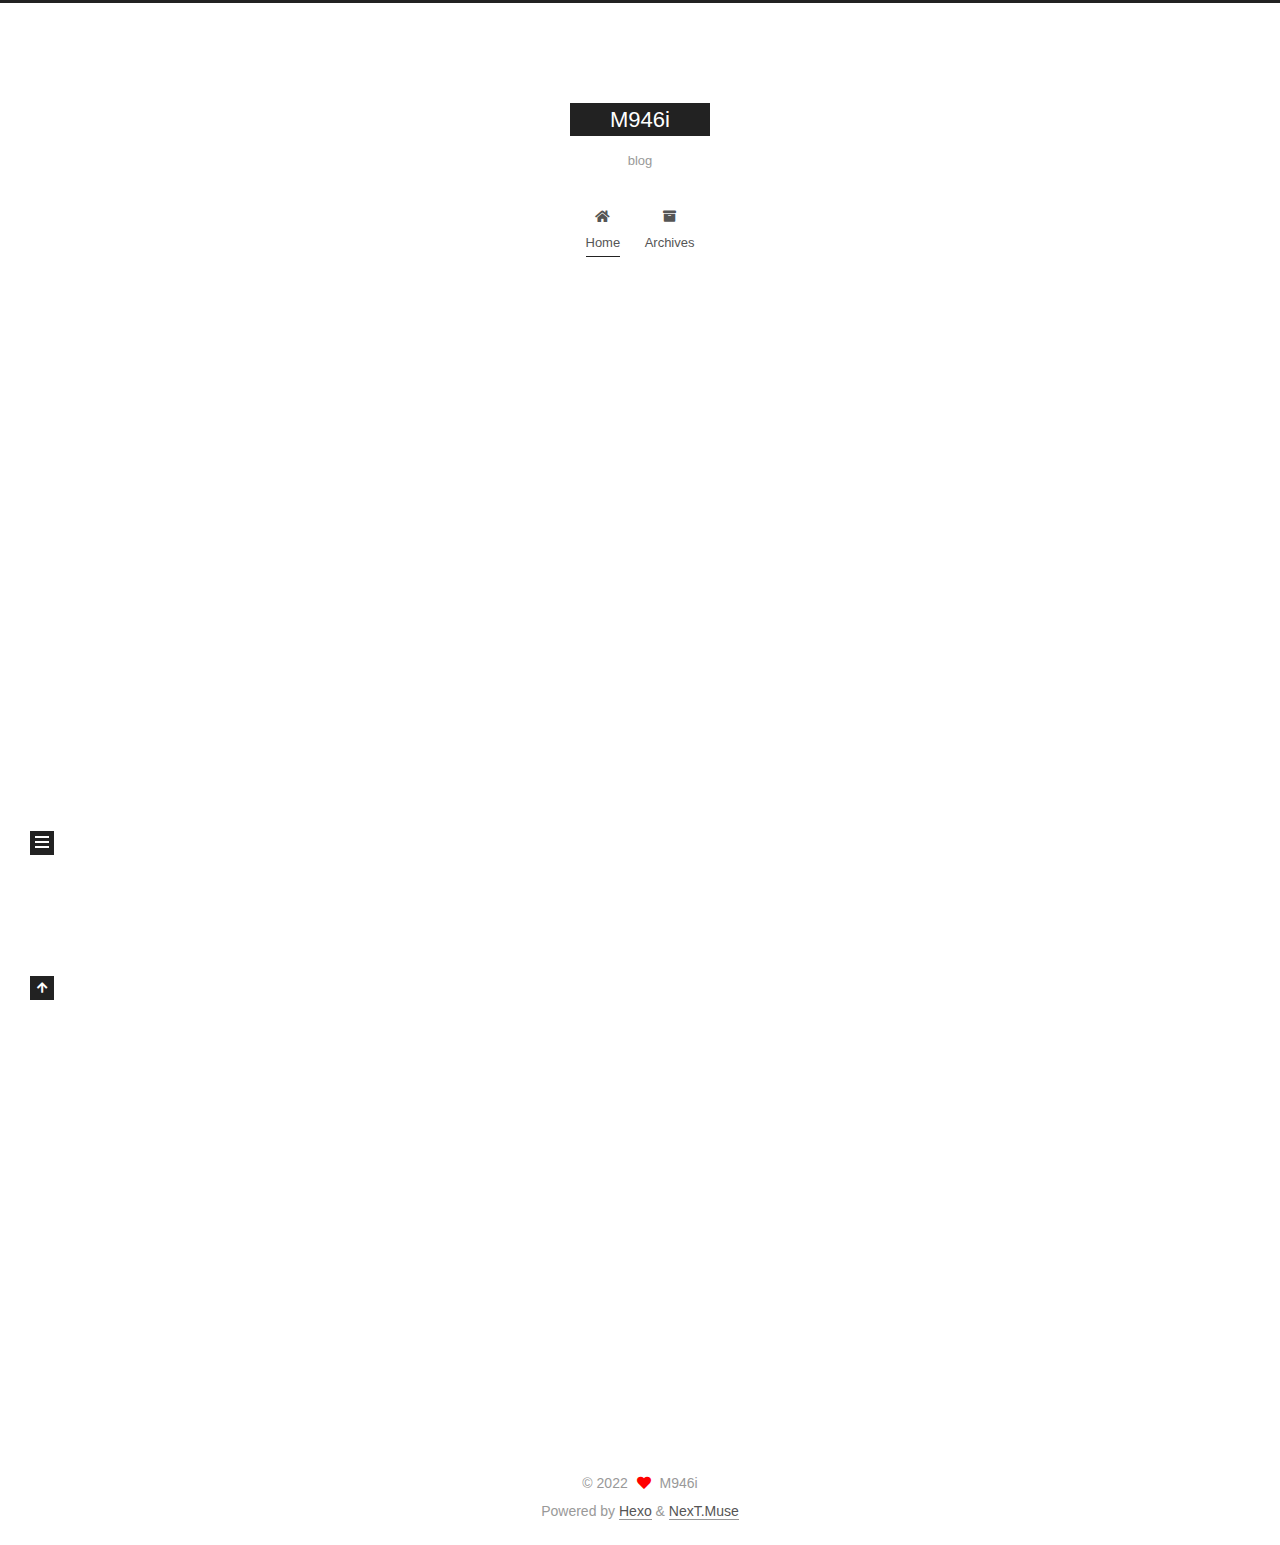
<file: index.html>
<!DOCTYPE html>
<html lang="en">
<head>
  <meta charset="UTF-8">
<meta name="viewport" content="width=device-width, initial-scale=1, maximum-scale=2">
<meta name="theme-color" content="#222">
<meta name="generator" content="Hexo 6.3.0">
  <link rel="apple-touch-icon" sizes="180x180" href="/images/apple-touch-icon-next.png">
  <link rel="icon" type="image/png" sizes="32x32" href="/images/favicon-32x32-next.png">
  <link rel="icon" type="image/png" sizes="16x16" href="/images/favicon-16x16-next.png">
  <link rel="mask-icon" href="/images/logo.svg" color="#222">

<link rel="stylesheet" href="/css/main.css">


<link rel="stylesheet" href="/lib/font-awesome/css/all.min.css">

<script id="hexo-configurations">
    var NexT = window.NexT || {};
    var CONFIG = {"hostname":"example.com","root":"/","scheme":"Muse","version":"7.8.0","exturl":false,"sidebar":{"position":"left","display":"post","padding":18,"offset":12,"onmobile":false},"copycode":{"enable":false,"show_result":false,"style":null},"back2top":{"enable":true,"sidebar":false,"scrollpercent":false},"bookmark":{"enable":false,"color":"#222","save":"auto"},"fancybox":false,"mediumzoom":false,"lazyload":false,"pangu":false,"comments":{"style":"tabs","active":null,"storage":true,"lazyload":false,"nav":null},"algolia":{"hits":{"per_page":10},"labels":{"input_placeholder":"Search for Posts","hits_empty":"We didn't find any results for the search: ${query}","hits_stats":"${hits} results found in ${time} ms"}},"localsearch":{"enable":false,"trigger":"auto","top_n_per_article":1,"unescape":false,"preload":false},"motion":{"enable":true,"async":false,"transition":{"post_block":"fadeIn","post_header":"slideDownIn","post_body":"slideDownIn","coll_header":"slideLeftIn","sidebar":"slideUpIn"}}};
  </script>

  <meta name="description" content="M946i">
<meta property="og:type" content="website">
<meta property="og:title" content="M946i">
<meta property="og:url" content="http://example.com/index.html">
<meta property="og:site_name" content="M946i">
<meta property="og:description" content="M946i">
<meta property="og:locale" content="en_US">
<meta property="article:author" content="M946i">
<meta name="twitter:card" content="summary">

<link rel="canonical" href="http://example.com/">


<script id="page-configurations">
  // https://hexo.io/docs/variables.html
  CONFIG.page = {
    sidebar: "",
    isHome : true,
    isPost : false,
    lang   : 'en'
  };
</script>

  <title>M946i</title>
  






  <noscript>
  <style>
  .use-motion .brand,
  .use-motion .menu-item,
  .sidebar-inner,
  .use-motion .post-block,
  .use-motion .pagination,
  .use-motion .comments,
  .use-motion .post-header,
  .use-motion .post-body,
  .use-motion .collection-header { opacity: initial; }

  .use-motion .site-title,
  .use-motion .site-subtitle {
    opacity: initial;
    top: initial;
  }

  .use-motion .logo-line-before i { left: initial; }
  .use-motion .logo-line-after i { right: initial; }
  </style>
</noscript>

</head>

<body itemscope itemtype="http://schema.org/WebPage">
  <div class="container use-motion">
    <div class="headband"></div>

    <header class="header" itemscope itemtype="http://schema.org/WPHeader">
      <div class="header-inner"><div class="site-brand-container">
  <div class="site-nav-toggle">
    <div class="toggle" aria-label="Toggle navigation bar">
      <span class="toggle-line toggle-line-first"></span>
      <span class="toggle-line toggle-line-middle"></span>
      <span class="toggle-line toggle-line-last"></span>
    </div>
  </div>

  <div class="site-meta">

    <a href="/" class="brand" rel="start">
      <span class="logo-line-before"><i></i></span>
      <h1 class="site-title">M946i</h1>
      <span class="logo-line-after"><i></i></span>
    </a>
      <p class="site-subtitle" itemprop="description">blog</p>
  </div>

  <div class="site-nav-right">
    <div class="toggle popup-trigger">
    </div>
  </div>
</div>




<nav class="site-nav">
  <ul id="menu" class="main-menu menu">
        <li class="menu-item menu-item-home">

    <a href="/" rel="section"><i class="fa fa-home fa-fw"></i>Home</a>

  </li>
        <li class="menu-item menu-item-archives">

    <a href="/archives/" rel="section"><i class="fa fa-archive fa-fw"></i>Archives</a>

  </li>
  </ul>
</nav>




</div>
    </header>

    
  <div class="back-to-top">
    <i class="fa fa-arrow-up"></i>
    <span>0%</span>
  </div>


    <main class="main">
      <div class="main-inner">
        <div class="content-wrap">
          

          <div class="content index posts-expand">
            
      
  
  
  <article itemscope itemtype="http://schema.org/Article" class="post-block" lang="en">
    <link itemprop="mainEntityOfPage" href="http://example.com/2022/11/06/hello-world/">

    <span hidden itemprop="author" itemscope itemtype="http://schema.org/Person">
      <meta itemprop="image" content="/images/avatar.gif">
      <meta itemprop="name" content="M946i">
      <meta itemprop="description" content="M946i">
    </span>

    <span hidden itemprop="publisher" itemscope itemtype="http://schema.org/Organization">
      <meta itemprop="name" content="M946i">
    </span>
      <header class="post-header">
        <h2 class="post-title" itemprop="name headline">
          
            <a href="/2022/11/06/hello-world/" class="post-title-link" itemprop="url">Hello World</a>
        </h2>

        <div class="post-meta">
            <span class="post-meta-item">
              <span class="post-meta-item-icon">
                <i class="far fa-calendar"></i>
              </span>
              <span class="post-meta-item-text">Posted on</span>

              <time title="Created: 2022-11-06 15:27:27" itemprop="dateCreated datePublished" datetime="2022-11-06T15:27:27+08:00">2022-11-06</time>
            </span>

          

        </div>
      </header>

    
    
    
    <div class="post-body" itemprop="articleBody">

      
          <p>Welcome to <a target="_blank" rel="noopener" href="https://hexo.io/">Hexo</a>! This is your very first post. Check <a target="_blank" rel="noopener" href="https://hexo.io/docs/">documentation</a> for more info. If you get any problems when using Hexo, you can find the answer in <a target="_blank" rel="noopener" href="https://hexo.io/docs/troubleshooting.html">troubleshooting</a> or you can ask me on <a target="_blank" rel="noopener" href="https://github.com/hexojs/hexo/issues">GitHub</a>.</p>
<h2 id="Quick-Start"><a href="#Quick-Start" class="headerlink" title="Quick Start"></a>Quick Start</h2><h3 id="Create-a-new-post"><a href="#Create-a-new-post" class="headerlink" title="Create a new post"></a>Create a new post</h3><figure class="highlight bash"><table><tr><td class="gutter"><pre><span class="line">1</span><br></pre></td><td class="code"><pre><span class="line">$ hexo new <span class="string">&quot;My New Post&quot;</span></span><br></pre></td></tr></table></figure>

<p>More info: <a target="_blank" rel="noopener" href="https://hexo.io/docs/writing.html">Writing</a></p>
<h3 id="Run-server"><a href="#Run-server" class="headerlink" title="Run server"></a>Run server</h3><figure class="highlight bash"><table><tr><td class="gutter"><pre><span class="line">1</span><br></pre></td><td class="code"><pre><span class="line">$ hexo server</span><br></pre></td></tr></table></figure>

<p>More info: <a target="_blank" rel="noopener" href="https://hexo.io/docs/server.html">Server</a></p>
<h3 id="Generate-static-files"><a href="#Generate-static-files" class="headerlink" title="Generate static files"></a>Generate static files</h3><figure class="highlight bash"><table><tr><td class="gutter"><pre><span class="line">1</span><br></pre></td><td class="code"><pre><span class="line">$ hexo generate</span><br></pre></td></tr></table></figure>

<p>More info: <a target="_blank" rel="noopener" href="https://hexo.io/docs/generating.html">Generating</a></p>
<h3 id="Deploy-to-remote-sites"><a href="#Deploy-to-remote-sites" class="headerlink" title="Deploy to remote sites"></a>Deploy to remote sites</h3><figure class="highlight bash"><table><tr><td class="gutter"><pre><span class="line">1</span><br></pre></td><td class="code"><pre><span class="line">$ hexo deploy</span><br></pre></td></tr></table></figure>

<p>More info: <a target="_blank" rel="noopener" href="https://hexo.io/docs/one-command-deployment.html">Deployment</a></p>

      
    </div>

    
    
    
      <footer class="post-footer">
        <div class="post-eof"></div>
      </footer>
  </article>
  
  
  


  



          </div>
          

<script>
  window.addEventListener('tabs:register', () => {
    let { activeClass } = CONFIG.comments;
    if (CONFIG.comments.storage) {
      activeClass = localStorage.getItem('comments_active') || activeClass;
    }
    if (activeClass) {
      let activeTab = document.querySelector(`a[href="#comment-${activeClass}"]`);
      if (activeTab) {
        activeTab.click();
      }
    }
  });
  if (CONFIG.comments.storage) {
    window.addEventListener('tabs:click', event => {
      if (!event.target.matches('.tabs-comment .tab-content .tab-pane')) return;
      let commentClass = event.target.classList[1];
      localStorage.setItem('comments_active', commentClass);
    });
  }
</script>

        </div>
          
  
  <div class="toggle sidebar-toggle">
    <span class="toggle-line toggle-line-first"></span>
    <span class="toggle-line toggle-line-middle"></span>
    <span class="toggle-line toggle-line-last"></span>
  </div>

  <aside class="sidebar">
    <div class="sidebar-inner">

      <ul class="sidebar-nav motion-element">
        <li class="sidebar-nav-toc">
          Table of Contents
        </li>
        <li class="sidebar-nav-overview">
          Overview
        </li>
      </ul>

      <!--noindex-->
      <div class="post-toc-wrap sidebar-panel">
      </div>
      <!--/noindex-->

      <div class="site-overview-wrap sidebar-panel">
        <div class="site-author motion-element" itemprop="author" itemscope itemtype="http://schema.org/Person">
  <p class="site-author-name" itemprop="name">M946i</p>
  <div class="site-description" itemprop="description">M946i</div>
</div>
<div class="site-state-wrap motion-element">
  <nav class="site-state">
      <div class="site-state-item site-state-posts">
          <a href="/archives/">
        
          <span class="site-state-item-count">1</span>
          <span class="site-state-item-name">posts</span>
        </a>
      </div>
  </nav>
</div>



      </div>

    </div>
  </aside>
  <div id="sidebar-dimmer"></div>


      </div>
    </main>

    <footer class="footer">
      <div class="footer-inner">
        

        

<div class="copyright">
  
  &copy; 
  <span itemprop="copyrightYear">2022</span>
  <span class="with-love">
    <i class="fa fa-heart"></i>
  </span>
  <span class="author" itemprop="copyrightHolder">M946i</span>
</div>
  <div class="powered-by">Powered by <a href="https://hexo.io/" class="theme-link" rel="noopener" target="_blank">Hexo</a> & <a href="https://muse.theme-next.org/" class="theme-link" rel="noopener" target="_blank">NexT.Muse</a>
  </div>

        








      </div>
    </footer>
  </div>

  
  <script src="/lib/anime.min.js"></script>
  <script src="/lib/velocity/velocity.min.js"></script>
  <script src="/lib/velocity/velocity.ui.min.js"></script>

<script src="/js/utils.js"></script>

<script src="/js/motion.js"></script>


<script src="/js/schemes/muse.js"></script>


<script src="/js/next-boot.js"></script>




  















  

  

</body>
</html>
</file>
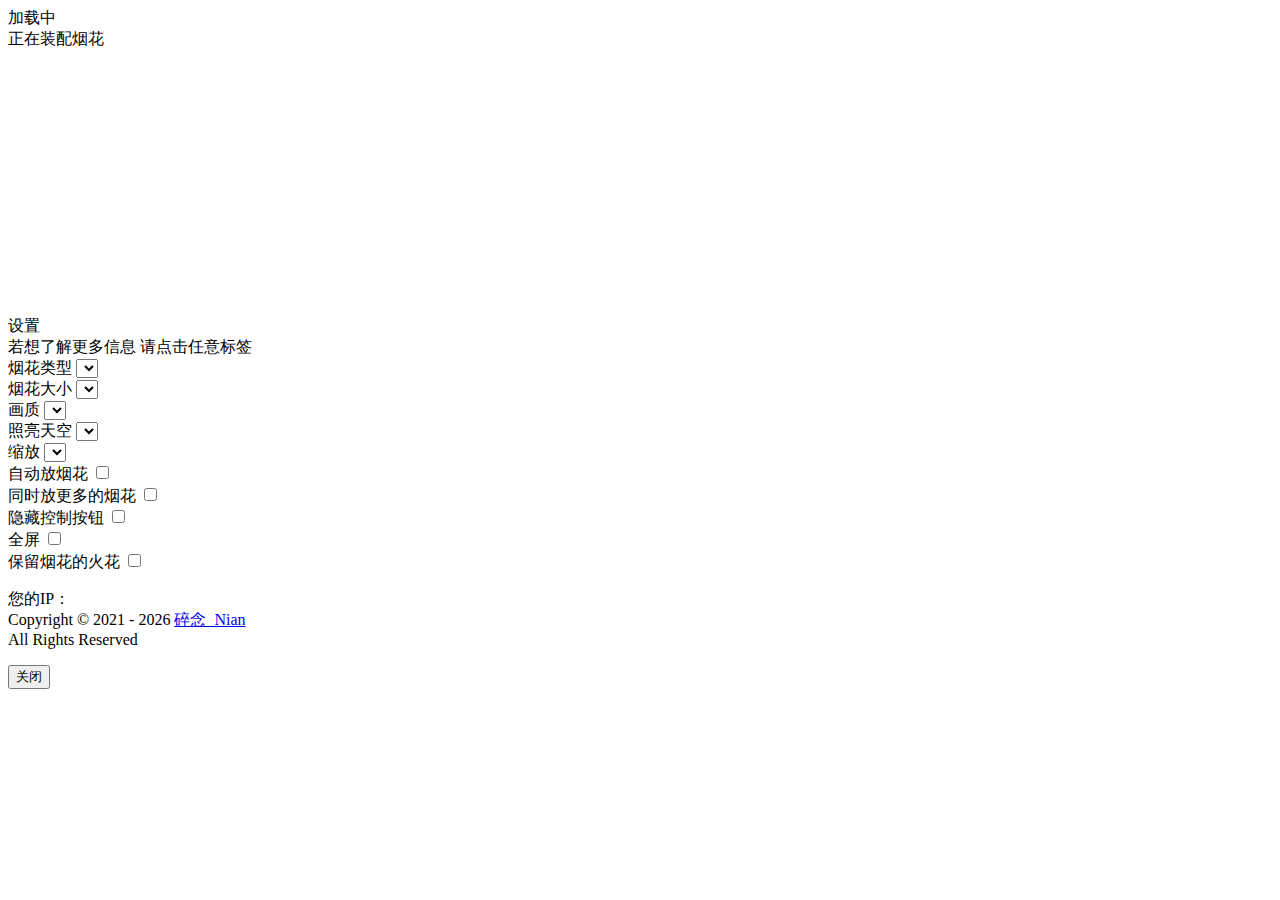
<file: 2024/index.html>
<!DOCTYPE html>
<html lang="en">
	<head>
		<meta charset="UTF-8">
		<title>
			2024，新年快乐！
		</title>
		<meta name="viewport" content="width=device-width, initial-scale=1, user-scalable=no">
		<meta name="mobile-web-app-capable" content="yes">
		<meta name="apple-mobile-web-app-capable" content="yes">
		<meta name="theme-color" content="#000000">
		<link rel="shortcut icon" type="image/png" href="https://fireworks.nianbroken.top/NianBrokenStorage/images/favicon.png">
		<link rel="icon" type="image/png" href="https://fireworks.nianbroken.top/NianBrokenStorage/images/favicon.png">
		<link rel="apple-touch-icon-precomposed" href="https://fireworks.nianbroken.top/NianBrokenStorage/images/favicon.png">
		<meta name="msapplication-TileColor" content="#000000">
		<meta name="msapplication-TileImage" content="https://fireworks.nianbroken.top/NianBrokenStorage/images/favicon.png">
		<link href="https://fireworks.nianbroken.top/NianBrokenStorage/fonts/css.css" rel="stylesheet">
		<link rel="stylesheet" href="https://fireworks.nianbroken.top/NianBrokenStorage/css/style.css">
	</head>
	<body>
		<!-- partial:index.partial.html -->
		<!-- SVG Spritesheet -->
		<div style="height: 0; width: 0; position: absolute; visibility: hidden;">
			<svg xmlns="http://www.w3.org/2000/svg">
				<symbol id="icon-play" viewBox="0 0 24 24">
					<path d="M8 5v14l11-7z" />
				</symbol>
				<symbol id="icon-pause" viewBox="0 0 24 24">
					<path d="M6 19h4V5H6v14zm8-14v14h4V5h-4z" />
				</symbol>
				<symbol id="icon-close" viewBox="0 0 24 24">
					<path d="M19 6.41L17.59 5 12 10.59 6.41 5 5 6.41 10.59 12 5 17.59 6.41 19 12 13.41 17.59 19 19 17.59 13.41 12z" />
				</symbol>
				<symbol id="icon-settings" viewBox="0 0 24 24">
					<path d="M19.43 12.98c.04-.32.07-.64.07-.98s-.03-.66-.07-.98l2.11-1.65c.19-.15.24-.42.12-.64l-2-3.46c-.12-.22-.39-.3-.61-.22l-2.49 1c-.52-.4-1.08-.73-1.69-.98l-.38-2.65C14.46 2.18 14.25 2 14 2h-4c-.25 0-.46.18-.49.42l-.38 2.65c-.61.25-1.17.59-1.69.98l-2.49-1c-.23-.09-.49 0-.61.22l-2 3.46c-.13.22-.07.49.12.64l2.11 1.65c-.04.32-.07.65-.07.98s.03.66.07.98l-2.11 1.65c-.19.15-.24.42-.12.64l2 3.46c.12.22.39.3.61.22l2.49-1c.52.4 1.08.73 1.69.98l.38 2.65c.03.24.24.42.49.42h4c.25 0 .46-.18.49-.42l.38-2.65c.61-.25 1.17-.59 1.69-.98l2.49 1c.23.09.49 0 .61-.22l2-3.46c.12-.22.07-.49-.12-.64l-2.11-1.65zM12 15.5c-1.93 0-3.5-1.57-3.5-3.5s1.57-3.5 3.5-3.5 3.5 1.57 3.5 3.5-1.57 3.5-3.5 3.5z" />
				</symbol>
				<symbol id="icon-sound-on" viewBox="0 0 24 24">
					<path d="M3 9v6h4l5 5V4L7 9H3zm13.5 3c0-1.77-1.02-3.29-2.5-4.03v8.05c1.48-.73 2.5-2.25 2.5-4.02zM14 3.23v2.06c2.89.86 5 3.54 5 6.71s-2.11 5.85-5 6.71v2.06c4.01-.91 7-4.49 7-8.77s-2.99-7.86-7-8.77z" />
				</symbol>
				<symbol id="icon-sound-off" viewBox="0 0 24 24">
					<path d="M16.5 12c0-1.77-1.02-3.29-2.5-4.03v2.21l2.45 2.45c.03-.2.05-.41.05-.63zm2.5 0c0 .94-.2 1.82-.54 2.64l1.51 1.51C20.63 14.91 21 13.5 21 12c0-4.28-2.99-7.86-7-8.77v2.06c2.89.86 5 3.54 5 6.71zM4.27 3L3 4.27 7.73 9H3v6h4l5 5v-6.73l4.25 4.25c-.67.52-1.42.93-2.25 1.18v2.06c1.38-.31 2.63-.95 3.69-1.81L19.73 21 21 19.73l-9-9L4.27 3zM12 4L9.91 6.09 12 8.18V4z" />
				</symbol>
			</svg>
		</div>
		<!-- App -->
		<div class="container">
			<div class="loading-init">
				<div class="loading-init__header">
					加载中
				</div>
				<div class="loading-init__status">
					正在装配烟花
				</div>
			</div>
			<div class="stage-container remove">
				<div class="canvas-container">
					<canvas id="trails-canvas">
					</canvas>
					<canvas id="main-canvas">
					</canvas>
				</div>
				<div class="controls">
					<div class="btn pause-btn">
						<svg fill="white" width="24" height="24">
							<use href="#icon-pause" xlink:href="#icon-pause">
							</use>
						</svg>
					</div>
					<div class="btn sound-btn">
						<svg fill="white" width="24" height="24">
							<use href="#icon-sound-off" xlink:href="#icon-sound-off">
							</use>
						</svg>
					</div>
					<div class="btn settings-btn">
						<svg fill="white" width="24" height="24">
							<use href="#icon-settings" xlink:href="#icon-settings">
							</use>
						</svg>
					</div>
				</div>
				<div class="menu hide">
					<div class="menu__inner-wrap">
						<div class="btn btn--bright close-menu-btn">
							<svg fill="white" width="24" height="24">
								<use href="#icon-close" xlink:href="#icon-close">
								</use>
							</svg>
						</div>
						<div class="menu__header">
							设置
						</div>
						<div class="menu__subheader">
							若想了解更多信息 请点击任意标签
						</div>
						<form>
							<div class="form-option form-option--select">
								<label class="shell-type-label">
								烟花类型
								</label>
								<select class="shell-type">
								</select>
							</div>
							<div class="form-option form-option--select">
								<label class="shell-size-label">
								烟花大小
								</label>
								<select class="shell-size">
								</select>
							</div>
							<div class="form-option form-option--select">
								<label class="quality-ui-label">
								画质
								</label>
								<select class="quality-ui">
								</select>
							</div>
							<div class="form-option form-option--select">
								<label class="sky-lighting-label">
								照亮天空
								</label>
								<select class="sky-lighting">
								</select>
							</div>
							<div class="form-option form-option--select">
								<label class="scaleFactor-label">
								缩放
								</label>
								<select class="scaleFactor">
								</select>
							</div>
							<div class="form-option form-option--checkbox">
								<label class="auto-launch-label">
								自动放烟花
								</label>
								<input class="auto-launch" type="checkbox" />
							</div>
							<div class="form-option form-option--checkbox form-option--finale-mode">
								<label class="finale-mode-label">
								同时放更多的烟花
								</label>
								<input class="finale-mode" type="checkbox" />
							</div>
							<div class="form-option form-option--checkbox">
								<label class="hide-controls-label">
								隐藏控制按钮
								</label>
								<input class="hide-controls" type="checkbox" />
							</div>
							<div class="form-option form-option--checkbox form-option--fullscreen">
								<label class="fullscreen-label">
								全屏
								</label>
								<input class="fullscreen" type="checkbox" />
							</div>
							<div class="form-option form-option--checkbox">
								<label class="long-exposure-label">
								保留烟花的火花
								</label>
								<input class="long-exposure" type="checkbox" />
							</div>
						</form>
						<div class="credits">
							<p class="copyright">
								您的IP：
								<script src="https://pv.sohu.com/cityjson?ie=utf-8"></script>
								<script type="text/javascript">document.write(returnCitySN["cip"])</script>
								<br />
								<script>
									var mydate = new Date();
									document.writeln("Copyright&nbsp;&copy;&nbsp;2021 - " + mydate.getFullYear() + '&nbsp;<a target="_blank" href="https://www.nianbroken.top/">碎念_Nian</a><br />All&nbsp;Rights&nbsp;Reserved');
								</script>
							</p>
						</div>
					</div>
				</div>
			</div>
			<div class="help-modal">
				<div class="help-modal__overlay">
				</div>
				<div class="help-modal__dialog">
					<div class="help-modal__header">
					</div>
					<div class="help-modal__body">
					</div>
					<button type="button" class="help-modal__close-btn">
					关闭
					</button>
				</div>
			</div>
		</div>
		<!-- partial -->
		<script src='https://fireworks.nianbroken.top/NianBrokenStorage/js/fscreen.js'></script>
		<script src='https://fireworks.nianbroken.top/NianBrokenStorage/js/Stage.js'></script>
		<script src='https://fireworks.nianbroken.top/NianBrokenStorage/js/MyMath.js'></script>
		<script src="https://fireworks.nianbroken.top/NianBrokenStorage/js/script.js"></script>
	</body>
</html>
</file>
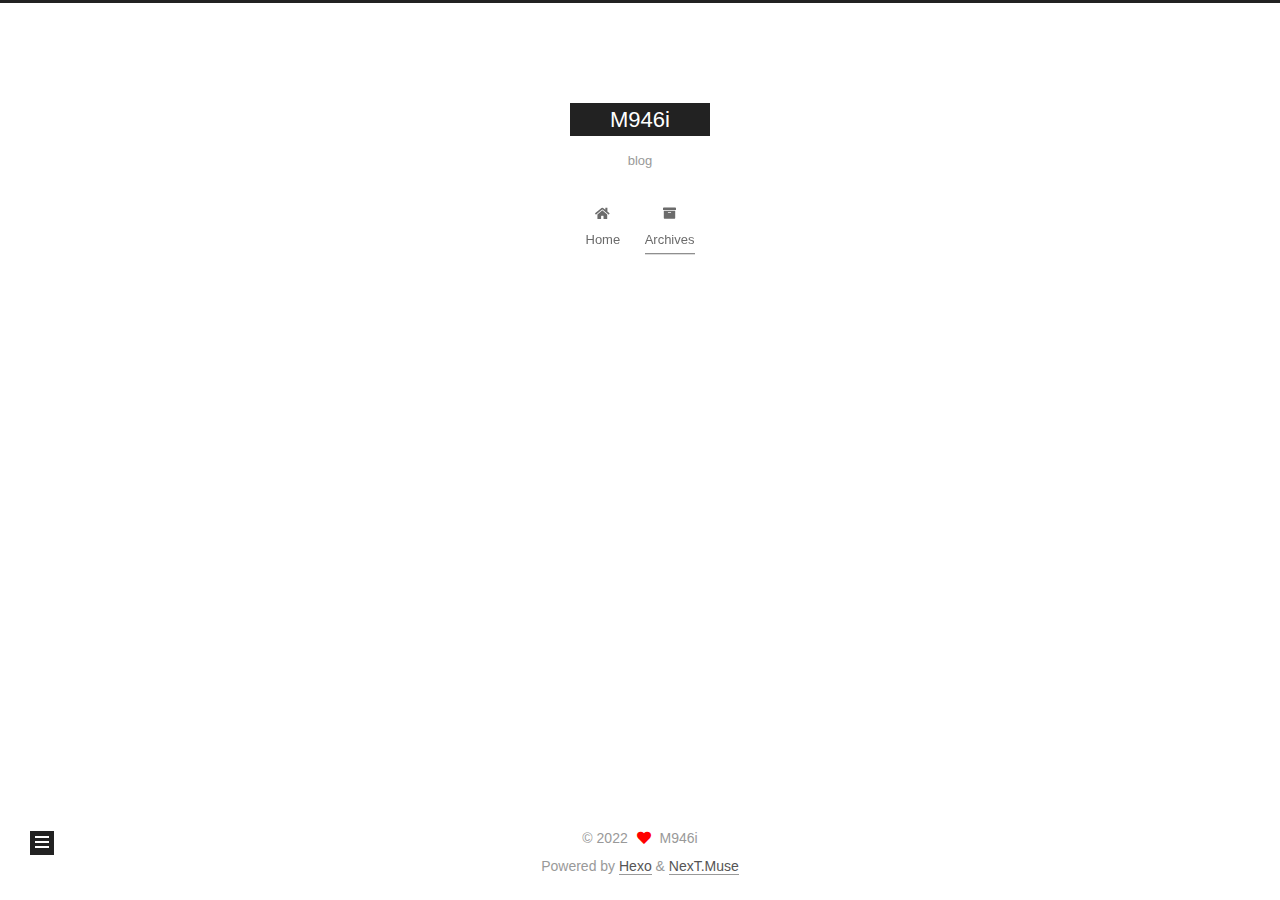
<file: archives/index.html>
<!DOCTYPE html>
<html lang="en">
<head>
  <meta charset="UTF-8">
<meta name="viewport" content="width=device-width, initial-scale=1, maximum-scale=2">
<meta name="theme-color" content="#222">
<meta name="generator" content="Hexo 6.3.0">
  <link rel="apple-touch-icon" sizes="180x180" href="/images/apple-touch-icon-next.png">
  <link rel="icon" type="image/png" sizes="32x32" href="/images/favicon-32x32-next.png">
  <link rel="icon" type="image/png" sizes="16x16" href="/images/favicon-16x16-next.png">
  <link rel="mask-icon" href="/images/logo.svg" color="#222">

<link rel="stylesheet" href="/css/main.css">


<link rel="stylesheet" href="/lib/font-awesome/css/all.min.css">

<script id="hexo-configurations">
    var NexT = window.NexT || {};
    var CONFIG = {"hostname":"example.com","root":"/","scheme":"Muse","version":"7.8.0","exturl":false,"sidebar":{"position":"left","display":"post","padding":18,"offset":12,"onmobile":false},"copycode":{"enable":false,"show_result":false,"style":null},"back2top":{"enable":true,"sidebar":false,"scrollpercent":false},"bookmark":{"enable":false,"color":"#222","save":"auto"},"fancybox":false,"mediumzoom":false,"lazyload":false,"pangu":false,"comments":{"style":"tabs","active":null,"storage":true,"lazyload":false,"nav":null},"algolia":{"hits":{"per_page":10},"labels":{"input_placeholder":"Search for Posts","hits_empty":"We didn't find any results for the search: ${query}","hits_stats":"${hits} results found in ${time} ms"}},"localsearch":{"enable":false,"trigger":"auto","top_n_per_article":1,"unescape":false,"preload":false},"motion":{"enable":true,"async":false,"transition":{"post_block":"fadeIn","post_header":"slideDownIn","post_body":"slideDownIn","coll_header":"slideLeftIn","sidebar":"slideUpIn"}}};
  </script>

  <meta name="description" content="M946i">
<meta property="og:type" content="website">
<meta property="og:title" content="M946i">
<meta property="og:url" content="http://example.com/archives/index.html">
<meta property="og:site_name" content="M946i">
<meta property="og:description" content="M946i">
<meta property="og:locale" content="en_US">
<meta property="article:author" content="M946i">
<meta name="twitter:card" content="summary">

<link rel="canonical" href="http://example.com/archives/">


<script id="page-configurations">
  // https://hexo.io/docs/variables.html
  CONFIG.page = {
    sidebar: "",
    isHome : false,
    isPost : false,
    lang   : 'en'
  };
</script>

  <title>Archive | M946i</title>
  






  <noscript>
  <style>
  .use-motion .brand,
  .use-motion .menu-item,
  .sidebar-inner,
  .use-motion .post-block,
  .use-motion .pagination,
  .use-motion .comments,
  .use-motion .post-header,
  .use-motion .post-body,
  .use-motion .collection-header { opacity: initial; }

  .use-motion .site-title,
  .use-motion .site-subtitle {
    opacity: initial;
    top: initial;
  }

  .use-motion .logo-line-before i { left: initial; }
  .use-motion .logo-line-after i { right: initial; }
  </style>
</noscript>

</head>

<body itemscope itemtype="http://schema.org/WebPage">
  <div class="container use-motion">
    <div class="headband"></div>

    <header class="header" itemscope itemtype="http://schema.org/WPHeader">
      <div class="header-inner"><div class="site-brand-container">
  <div class="site-nav-toggle">
    <div class="toggle" aria-label="Toggle navigation bar">
      <span class="toggle-line toggle-line-first"></span>
      <span class="toggle-line toggle-line-middle"></span>
      <span class="toggle-line toggle-line-last"></span>
    </div>
  </div>

  <div class="site-meta">

    <a href="/" class="brand" rel="start">
      <span class="logo-line-before"><i></i></span>
      <h1 class="site-title">M946i</h1>
      <span class="logo-line-after"><i></i></span>
    </a>
      <p class="site-subtitle" itemprop="description">blog</p>
  </div>

  <div class="site-nav-right">
    <div class="toggle popup-trigger">
    </div>
  </div>
</div>




<nav class="site-nav">
  <ul id="menu" class="main-menu menu">
        <li class="menu-item menu-item-home">

    <a href="/" rel="section"><i class="fa fa-home fa-fw"></i>Home</a>

  </li>
        <li class="menu-item menu-item-archives">

    <a href="/archives/" rel="section"><i class="fa fa-archive fa-fw"></i>Archives</a>

  </li>
  </ul>
</nav>




</div>
    </header>

    
  <div class="back-to-top">
    <i class="fa fa-arrow-up"></i>
    <span>0%</span>
  </div>


    <main class="main">
      <div class="main-inner">
        <div class="content-wrap">
          

          <div class="content archive">
            

  
  
  
  <div class="post-block">
    <div class="posts-collapse">
      <div class="collection-title">
        <span class="collection-header">Um..! 1 post. Keep on posting.</span>
      </div>

      
    <div class="collection-year">
      <span class="collection-header">2022</span>
    </div>

  <article itemscope itemtype="http://schema.org/Article">
    <header class="post-header">

      <div class="post-meta">
        <time itemprop="dateCreated"
              datetime="2022-11-06T15:27:27+08:00"
              content="2022-11-06">
          11-06
        </time>
      </div>

      <div class="post-title">
          <a class="post-title-link" href="/2022/11/06/hello-world/" itemprop="url">
            <span itemprop="name">Hello World</span>
          </a>
      </div>

    </header>
  </article>


    </div>
  </div>
  
  
  

  



          </div>
          

<script>
  window.addEventListener('tabs:register', () => {
    let { activeClass } = CONFIG.comments;
    if (CONFIG.comments.storage) {
      activeClass = localStorage.getItem('comments_active') || activeClass;
    }
    if (activeClass) {
      let activeTab = document.querySelector(`a[href="#comment-${activeClass}"]`);
      if (activeTab) {
        activeTab.click();
      }
    }
  });
  if (CONFIG.comments.storage) {
    window.addEventListener('tabs:click', event => {
      if (!event.target.matches('.tabs-comment .tab-content .tab-pane')) return;
      let commentClass = event.target.classList[1];
      localStorage.setItem('comments_active', commentClass);
    });
  }
</script>

        </div>
          
  
  <div class="toggle sidebar-toggle">
    <span class="toggle-line toggle-line-first"></span>
    <span class="toggle-line toggle-line-middle"></span>
    <span class="toggle-line toggle-line-last"></span>
  </div>

  <aside class="sidebar">
    <div class="sidebar-inner">

      <ul class="sidebar-nav motion-element">
        <li class="sidebar-nav-toc">
          Table of Contents
        </li>
        <li class="sidebar-nav-overview">
          Overview
        </li>
      </ul>

      <!--noindex-->
      <div class="post-toc-wrap sidebar-panel">
      </div>
      <!--/noindex-->

      <div class="site-overview-wrap sidebar-panel">
        <div class="site-author motion-element" itemprop="author" itemscope itemtype="http://schema.org/Person">
  <p class="site-author-name" itemprop="name">M946i</p>
  <div class="site-description" itemprop="description">M946i</div>
</div>
<div class="site-state-wrap motion-element">
  <nav class="site-state">
      <div class="site-state-item site-state-posts">
          <a href="/archives/">
        
          <span class="site-state-item-count">1</span>
          <span class="site-state-item-name">posts</span>
        </a>
      </div>
  </nav>
</div>



      </div>

    </div>
  </aside>
  <div id="sidebar-dimmer"></div>


      </div>
    </main>

    <footer class="footer">
      <div class="footer-inner">
        

        

<div class="copyright">
  
  &copy; 
  <span itemprop="copyrightYear">2022</span>
  <span class="with-love">
    <i class="fa fa-heart"></i>
  </span>
  <span class="author" itemprop="copyrightHolder">M946i</span>
</div>
  <div class="powered-by">Powered by <a href="https://hexo.io/" class="theme-link" rel="noopener" target="_blank">Hexo</a> & <a href="https://muse.theme-next.org/" class="theme-link" rel="noopener" target="_blank">NexT.Muse</a>
  </div>

        








      </div>
    </footer>
  </div>

  
  <script src="/lib/anime.min.js"></script>
  <script src="/lib/velocity/velocity.min.js"></script>
  <script src="/lib/velocity/velocity.ui.min.js"></script>

<script src="/js/utils.js"></script>

<script src="/js/motion.js"></script>


<script src="/js/schemes/muse.js"></script>


<script src="/js/next-boot.js"></script>




  















  

  

</body>
</html>
</file>
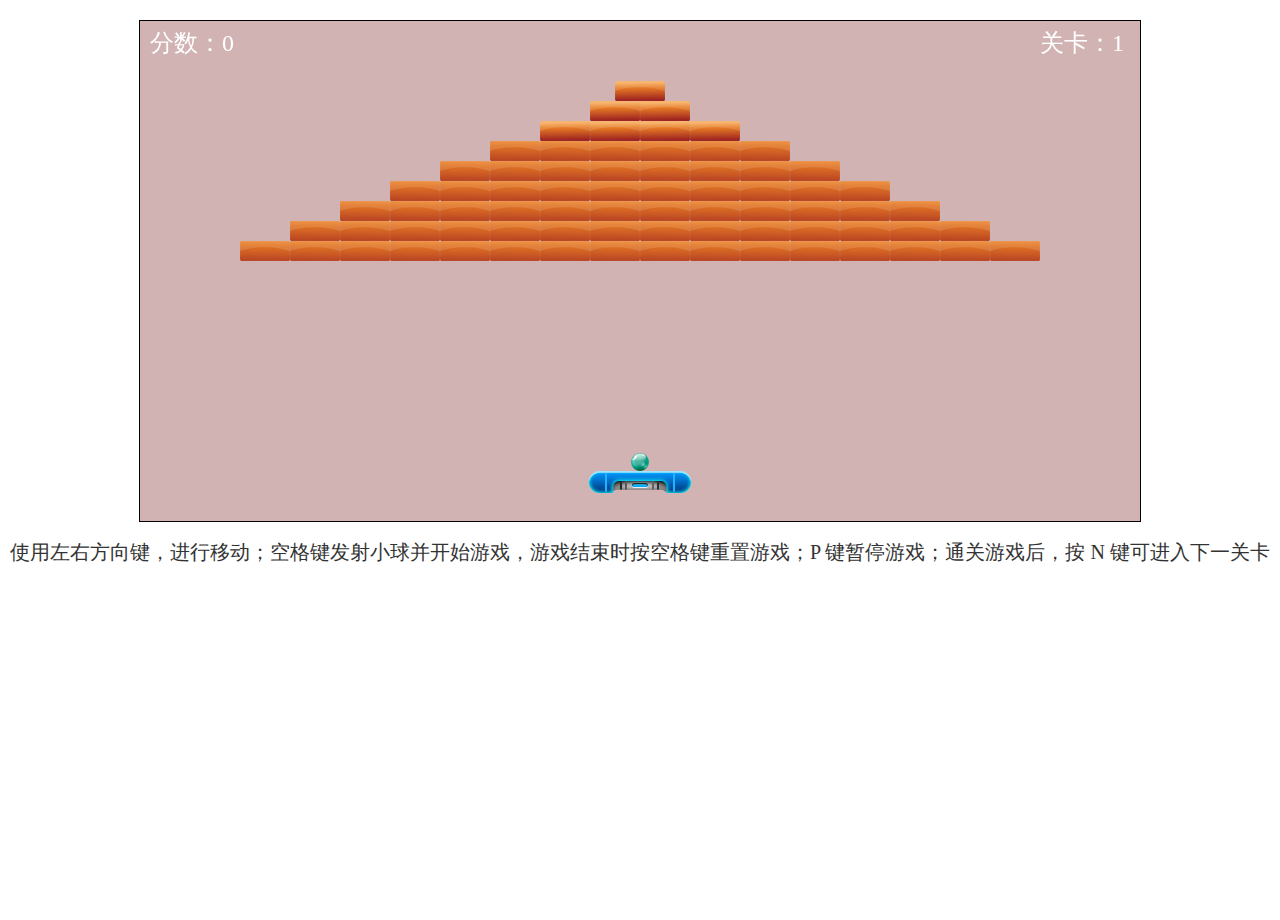
<file: pick/index.html>
<!DOCTYPE html>
<html lang="en">
<head>
  <meta charset="UTF-8">
  <title>打砖块v1.1</title>
  <link rel="stylesheet" href="css/common.css">
  <link rel="stylesheet" href="css/style.css">
</head>
<body>
<canvas id="canvas" width="1000" height="500"></canvas>
<div>使用左右方向键，进行移动；空格键发射小球并开始游戏，游戏结束时按空格键重置游戏；P 键暂停游戏；通关游戏后，按 N 键可进入下一关卡</div>
<script src="js/common.js"></script>
<script src="js/scene.js"></script>
<script src="js/game.js"></script>
<script src="js/main.js"></script>
</body>
</html>
</file>
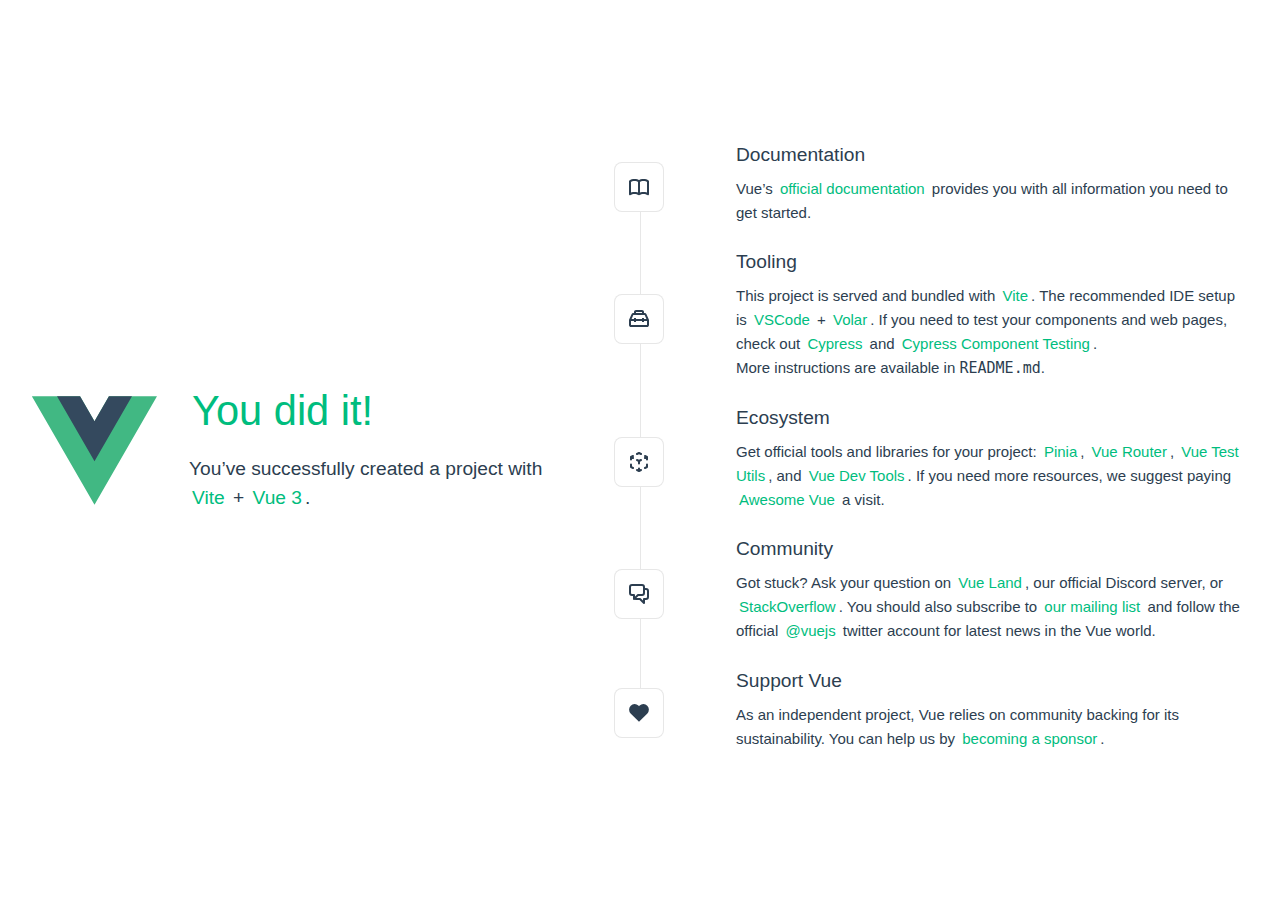
<file: vue/index.html>
<!DOCTYPE html>
<html lang="en">
  <head>
    <meta charset="UTF-8">
    <link rel="icon" href="./favicon.ico">
    <meta name="viewport" content="width=device-width, initial-scale=1.0">
    <title>Vite App</title>
    <script type="module" crossorigin src="./static/assets/js/index-Bagg9u4u.js"></script>
    <link rel="stylesheet" crossorigin href="./static/assets/css/index-BaMTLMsk.css">
  </head>
  <body>
    <div id="app"></div>
  </body>
</html>
</file>
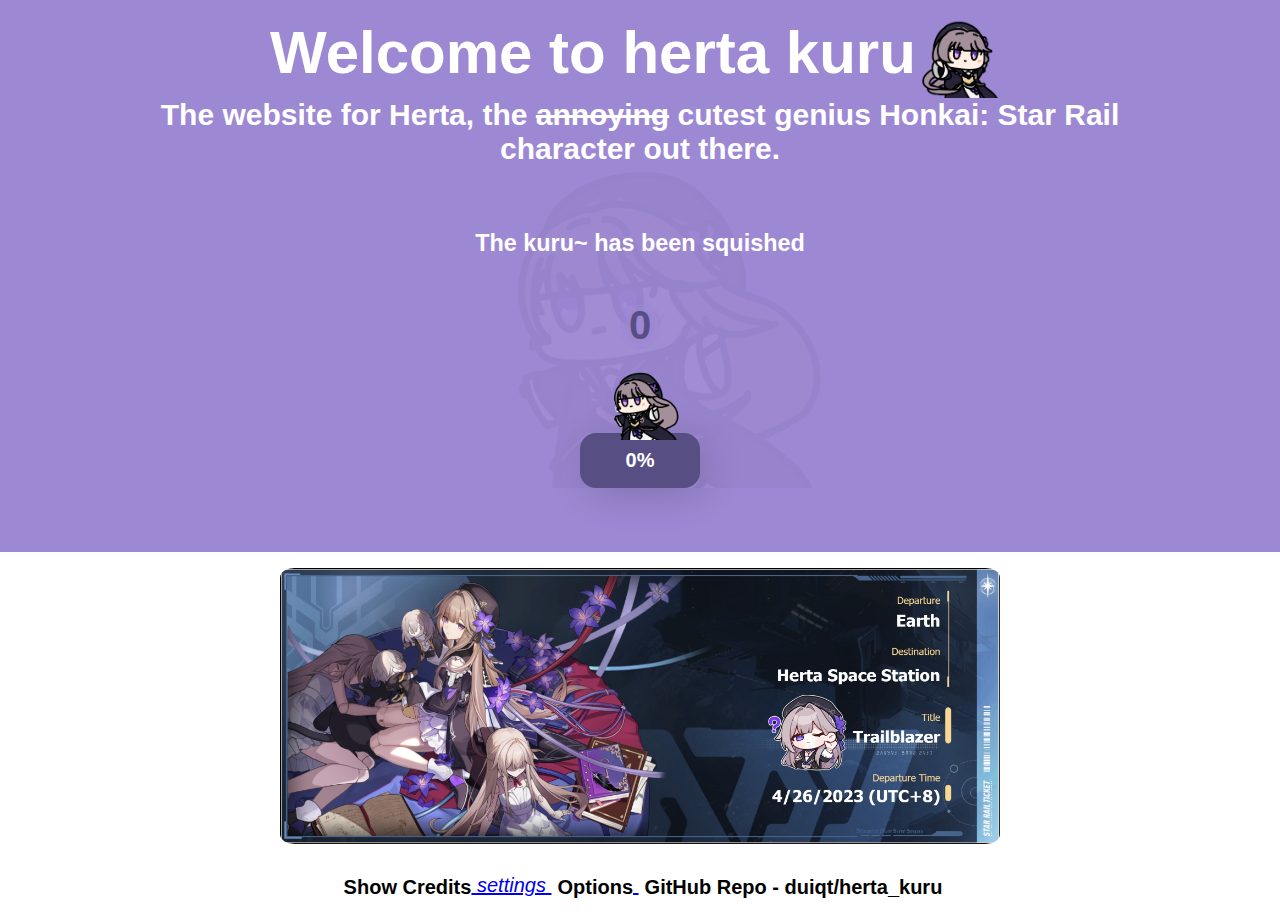
<file: xt/index.html>
<html lang="en">

<head>
    <meta charset="utf-8" />
    <title id="doc-title">Kuru Kuru~</title>
    <meta name="viewport" content="width=device-width, initial-scale=1, minimum-scale=1">
    <link rel="stylesheet" href="static/css/style.css" type="text/css" />
    <link rel="stylesheet" href="https://cdn.bootcdn.net/ajax/libs/ionicons/4.6.1/css/ionicons.min.css">
    <link rel="stylesheet" href="https://cdn.bootcdn.net/ajax/libs/mdui/1.0.2/css/mdui.min.css" />
    <link href="static/img/favicon.ico" rel="shortcut icon">
</head>

<body class="mdui-theme-primary-purple mdui-theme-accent-blue">
    <div class="mdui-container-fluid">
        <main class="wrapper">
            <div id="wrapper-background-filter"></div>
            <div id="wrapper-background"></div>
            <div id="content">
                <div id="title-container">
                    <h1 id="page-title">Welcome to herta kuru</h1>
                    <img id="title-img" alt="img of herta" src="static/img/favicon.png">
                </div>

                <h2 id="page-descriptions">
                    The website for Herta, the <del>annoying</del> cutest genius Honkai:
                    Star Rail character out there.
                </h2>
                <div id="counter-container">
                    <h3 id="counter-descriptions">The kuru~ has been squished</h3>
                    <br />
                    <br />
                    <p id="local-counter">0</p>
                    <br />
                    <br />
                    <p id="counter-unit">times</p>
                    <button id="counter-button">
                        0%
                    </button>
                    <div id="loading"></div>
                </div>
                <div id="grid">
                    <noscript>Your browser does not support JavaScript or JavaScript has been
                        disabled.<br />This website relies on JavaScript, so please enable it
                        or use another browser.</noscript>
                </div>
            </div>
        </main>
        <div id="footer">
            <img id="herta-card" loading="lazy" src="static/img/card_en.jpg" class="img-autocdn" alt="" />
            <div id="footer-text">
                <div class="mdui-list"><a href="javascript:void(0);" class="mdui-list-item mdui-ripple"
                        id="show-credits-opt">
                        <i class="mdui-icon mdui-list-item-icon ion-md-people mdui-text-color-black-icon"></i>
                        <div class="mdui-list-item-content footer-icon-text about-link" id="show-credits-text">
                            Show Credits
                        </div>
                    </a>
                    <a href="javascript:void(0);" class="mdui-list-item mdui-ripple" id="show-options-opt">
                        <i class="mdui-icon mdui-list-item-icon material-icons mdui-text-color-black-icon">settings</i>
                        <div class="mdui-list-item-content footer-icon-text about-link" id="show-options-text">
                            Options
                        </div>
                    </a>
                    <a href="https://github.com/duiqt/herta.kuru" target="_blank" class="mdui-list-item mdui-ripple">
                        <i class="mdui-icon mdui-list-item-icon ion-logo-github mdui-text-color-black-icon"></i>
                        <div class="mdui-list-item-content footer-icon-text about-link"><span
                                id="repository-desc">GitHub Repo</span> - duiqt/herta_kuru
                        </div>
                    </a>
                </div>
                <div class="mdui-typo">
                    <div id="access-via-tip-parent"></div>
                </div>
            </div>
        </div>
    </div>
    <script src="https://cdn.bootcdn.net/ajax/libs/mdui/1.0.2/js/mdui.min.js"></script>
    <script src="static/js/script.js" async></script>
    <!-- Google tag (gtag.js) -->
    <script async src="https://www.googletagmanager.com/gtag/js?id=G-T303QPC9L9"></script>
    <script>
        window.dataLayer = window.dataLayer || [];
        function gtag() { dataLayer.push(arguments); }
        gtag('js', new Date());
        gtag('config', 'G-T303QPC9L9');
    </script>
</body>

</html>
</file>
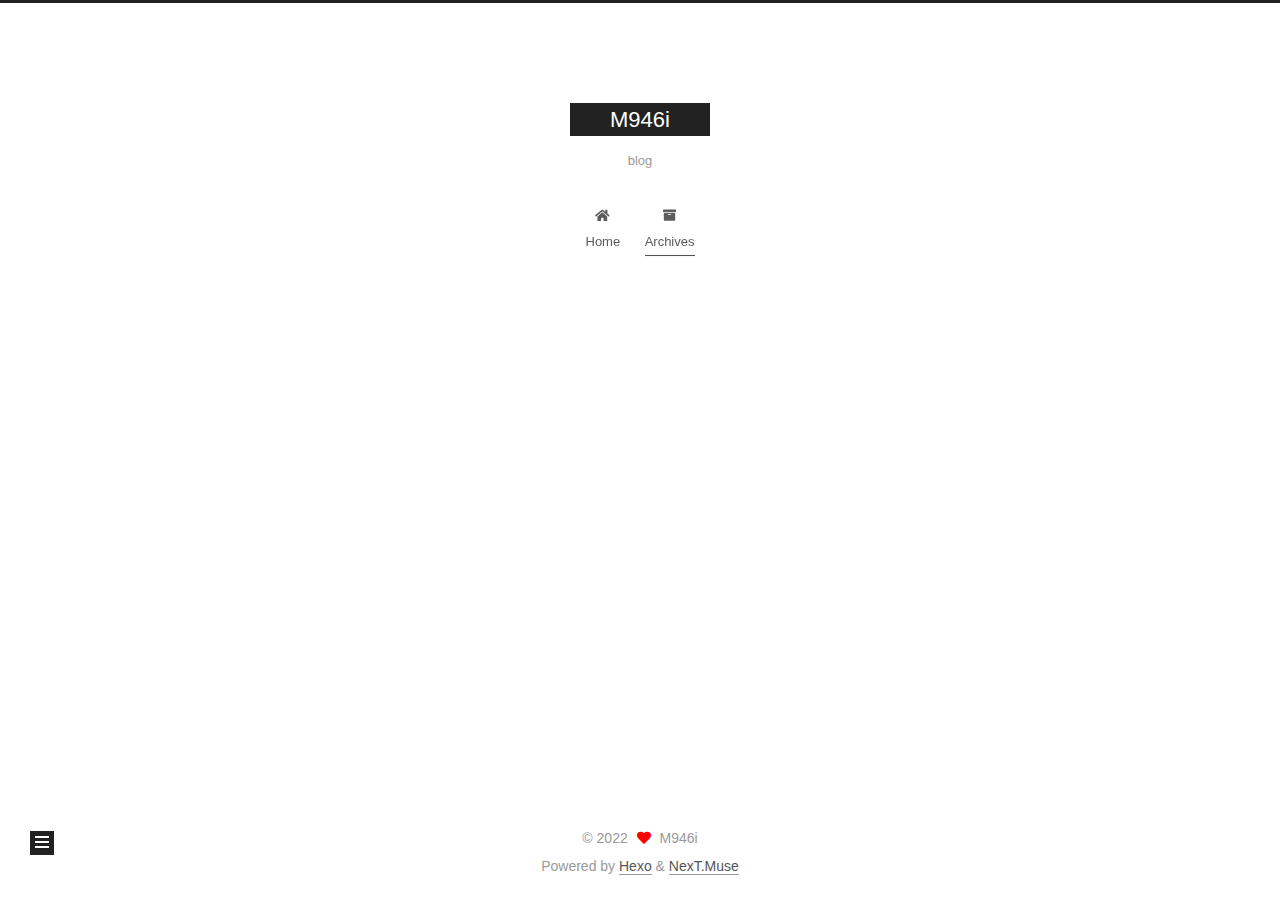
<file: archives/2022/index.html>
<!DOCTYPE html>
<html lang="en">
<head>
  <meta charset="UTF-8">
<meta name="viewport" content="width=device-width, initial-scale=1, maximum-scale=2">
<meta name="theme-color" content="#222">
<meta name="generator" content="Hexo 6.3.0">
  <link rel="apple-touch-icon" sizes="180x180" href="/images/apple-touch-icon-next.png">
  <link rel="icon" type="image/png" sizes="32x32" href="/images/favicon-32x32-next.png">
  <link rel="icon" type="image/png" sizes="16x16" href="/images/favicon-16x16-next.png">
  <link rel="mask-icon" href="/images/logo.svg" color="#222">

<link rel="stylesheet" href="/css/main.css">


<link rel="stylesheet" href="/lib/font-awesome/css/all.min.css">

<script id="hexo-configurations">
    var NexT = window.NexT || {};
    var CONFIG = {"hostname":"example.com","root":"/","scheme":"Muse","version":"7.8.0","exturl":false,"sidebar":{"position":"left","display":"post","padding":18,"offset":12,"onmobile":false},"copycode":{"enable":false,"show_result":false,"style":null},"back2top":{"enable":true,"sidebar":false,"scrollpercent":false},"bookmark":{"enable":false,"color":"#222","save":"auto"},"fancybox":false,"mediumzoom":false,"lazyload":false,"pangu":false,"comments":{"style":"tabs","active":null,"storage":true,"lazyload":false,"nav":null},"algolia":{"hits":{"per_page":10},"labels":{"input_placeholder":"Search for Posts","hits_empty":"We didn't find any results for the search: ${query}","hits_stats":"${hits} results found in ${time} ms"}},"localsearch":{"enable":false,"trigger":"auto","top_n_per_article":1,"unescape":false,"preload":false},"motion":{"enable":true,"async":false,"transition":{"post_block":"fadeIn","post_header":"slideDownIn","post_body":"slideDownIn","coll_header":"slideLeftIn","sidebar":"slideUpIn"}}};
  </script>

  <meta name="description" content="M946i">
<meta property="og:type" content="website">
<meta property="og:title" content="M946i">
<meta property="og:url" content="http://example.com/archives/2022/index.html">
<meta property="og:site_name" content="M946i">
<meta property="og:description" content="M946i">
<meta property="og:locale" content="en_US">
<meta property="article:author" content="M946i">
<meta name="twitter:card" content="summary">

<link rel="canonical" href="http://example.com/archives/2022/">


<script id="page-configurations">
  // https://hexo.io/docs/variables.html
  CONFIG.page = {
    sidebar: "",
    isHome : false,
    isPost : false,
    lang   : 'en'
  };
</script>

  <title>Archive | M946i</title>
  






  <noscript>
  <style>
  .use-motion .brand,
  .use-motion .menu-item,
  .sidebar-inner,
  .use-motion .post-block,
  .use-motion .pagination,
  .use-motion .comments,
  .use-motion .post-header,
  .use-motion .post-body,
  .use-motion .collection-header { opacity: initial; }

  .use-motion .site-title,
  .use-motion .site-subtitle {
    opacity: initial;
    top: initial;
  }

  .use-motion .logo-line-before i { left: initial; }
  .use-motion .logo-line-after i { right: initial; }
  </style>
</noscript>

</head>

<body itemscope itemtype="http://schema.org/WebPage">
  <div class="container use-motion">
    <div class="headband"></div>

    <header class="header" itemscope itemtype="http://schema.org/WPHeader">
      <div class="header-inner"><div class="site-brand-container">
  <div class="site-nav-toggle">
    <div class="toggle" aria-label="Toggle navigation bar">
      <span class="toggle-line toggle-line-first"></span>
      <span class="toggle-line toggle-line-middle"></span>
      <span class="toggle-line toggle-line-last"></span>
    </div>
  </div>

  <div class="site-meta">

    <a href="/" class="brand" rel="start">
      <span class="logo-line-before"><i></i></span>
      <h1 class="site-title">M946i</h1>
      <span class="logo-line-after"><i></i></span>
    </a>
      <p class="site-subtitle" itemprop="description">blog</p>
  </div>

  <div class="site-nav-right">
    <div class="toggle popup-trigger">
    </div>
  </div>
</div>




<nav class="site-nav">
  <ul id="menu" class="main-menu menu">
        <li class="menu-item menu-item-home">

    <a href="/" rel="section"><i class="fa fa-home fa-fw"></i>Home</a>

  </li>
        <li class="menu-item menu-item-archives">

    <a href="/archives/" rel="section"><i class="fa fa-archive fa-fw"></i>Archives</a>

  </li>
  </ul>
</nav>




</div>
    </header>

    
  <div class="back-to-top">
    <i class="fa fa-arrow-up"></i>
    <span>0%</span>
  </div>


    <main class="main">
      <div class="main-inner">
        <div class="content-wrap">
          

          <div class="content archive">
            

  
  
  
  <div class="post-block">
    <div class="posts-collapse">
      <div class="collection-title">
        <span class="collection-header">Um..! 1 post. Keep on posting.</span>
      </div>

      
    <div class="collection-year">
      <span class="collection-header">2022</span>
    </div>

  <article itemscope itemtype="http://schema.org/Article">
    <header class="post-header">

      <div class="post-meta">
        <time itemprop="dateCreated"
              datetime="2022-11-06T15:27:27+08:00"
              content="2022-11-06">
          11-06
        </time>
      </div>

      <div class="post-title">
          <a class="post-title-link" href="/2022/11/06/hello-world/" itemprop="url">
            <span itemprop="name">Hello World</span>
          </a>
      </div>

    </header>
  </article>


    </div>
  </div>
  
  
  

  



          </div>
          

<script>
  window.addEventListener('tabs:register', () => {
    let { activeClass } = CONFIG.comments;
    if (CONFIG.comments.storage) {
      activeClass = localStorage.getItem('comments_active') || activeClass;
    }
    if (activeClass) {
      let activeTab = document.querySelector(`a[href="#comment-${activeClass}"]`);
      if (activeTab) {
        activeTab.click();
      }
    }
  });
  if (CONFIG.comments.storage) {
    window.addEventListener('tabs:click', event => {
      if (!event.target.matches('.tabs-comment .tab-content .tab-pane')) return;
      let commentClass = event.target.classList[1];
      localStorage.setItem('comments_active', commentClass);
    });
  }
</script>

        </div>
          
  
  <div class="toggle sidebar-toggle">
    <span class="toggle-line toggle-line-first"></span>
    <span class="toggle-line toggle-line-middle"></span>
    <span class="toggle-line toggle-line-last"></span>
  </div>

  <aside class="sidebar">
    <div class="sidebar-inner">

      <ul class="sidebar-nav motion-element">
        <li class="sidebar-nav-toc">
          Table of Contents
        </li>
        <li class="sidebar-nav-overview">
          Overview
        </li>
      </ul>

      <!--noindex-->
      <div class="post-toc-wrap sidebar-panel">
      </div>
      <!--/noindex-->

      <div class="site-overview-wrap sidebar-panel">
        <div class="site-author motion-element" itemprop="author" itemscope itemtype="http://schema.org/Person">
  <p class="site-author-name" itemprop="name">M946i</p>
  <div class="site-description" itemprop="description">M946i</div>
</div>
<div class="site-state-wrap motion-element">
  <nav class="site-state">
      <div class="site-state-item site-state-posts">
          <a href="/archives/">
        
          <span class="site-state-item-count">1</span>
          <span class="site-state-item-name">posts</span>
        </a>
      </div>
  </nav>
</div>



      </div>

    </div>
  </aside>
  <div id="sidebar-dimmer"></div>


      </div>
    </main>

    <footer class="footer">
      <div class="footer-inner">
        

        

<div class="copyright">
  
  &copy; 
  <span itemprop="copyrightYear">2022</span>
  <span class="with-love">
    <i class="fa fa-heart"></i>
  </span>
  <span class="author" itemprop="copyrightHolder">M946i</span>
</div>
  <div class="powered-by">Powered by <a href="https://hexo.io/" class="theme-link" rel="noopener" target="_blank">Hexo</a> & <a href="https://muse.theme-next.org/" class="theme-link" rel="noopener" target="_blank">NexT.Muse</a>
  </div>

        








      </div>
    </footer>
  </div>

  
  <script src="/lib/anime.min.js"></script>
  <script src="/lib/velocity/velocity.min.js"></script>
  <script src="/lib/velocity/velocity.ui.min.js"></script>

<script src="/js/utils.js"></script>

<script src="/js/motion.js"></script>


<script src="/js/schemes/muse.js"></script>


<script src="/js/next-boot.js"></script>




  















  

  

</body>
</html>
</file>
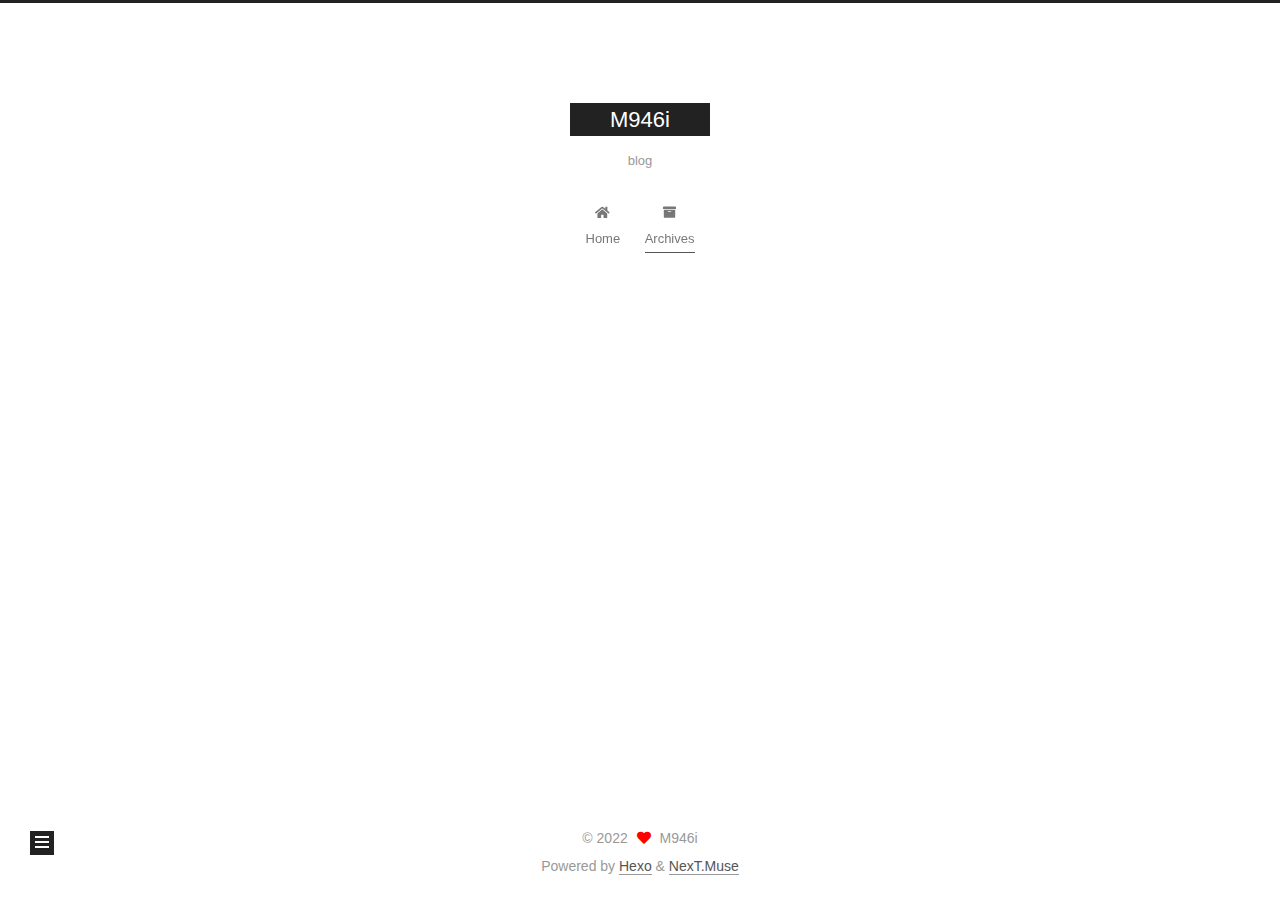
<file: archives/2022/11/index.html>
<!DOCTYPE html>
<html lang="en">
<head>
  <meta charset="UTF-8">
<meta name="viewport" content="width=device-width, initial-scale=1, maximum-scale=2">
<meta name="theme-color" content="#222">
<meta name="generator" content="Hexo 6.3.0">
  <link rel="apple-touch-icon" sizes="180x180" href="/images/apple-touch-icon-next.png">
  <link rel="icon" type="image/png" sizes="32x32" href="/images/favicon-32x32-next.png">
  <link rel="icon" type="image/png" sizes="16x16" href="/images/favicon-16x16-next.png">
  <link rel="mask-icon" href="/images/logo.svg" color="#222">

<link rel="stylesheet" href="/css/main.css">


<link rel="stylesheet" href="/lib/font-awesome/css/all.min.css">

<script id="hexo-configurations">
    var NexT = window.NexT || {};
    var CONFIG = {"hostname":"example.com","root":"/","scheme":"Muse","version":"7.8.0","exturl":false,"sidebar":{"position":"left","display":"post","padding":18,"offset":12,"onmobile":false},"copycode":{"enable":false,"show_result":false,"style":null},"back2top":{"enable":true,"sidebar":false,"scrollpercent":false},"bookmark":{"enable":false,"color":"#222","save":"auto"},"fancybox":false,"mediumzoom":false,"lazyload":false,"pangu":false,"comments":{"style":"tabs","active":null,"storage":true,"lazyload":false,"nav":null},"algolia":{"hits":{"per_page":10},"labels":{"input_placeholder":"Search for Posts","hits_empty":"We didn't find any results for the search: ${query}","hits_stats":"${hits} results found in ${time} ms"}},"localsearch":{"enable":false,"trigger":"auto","top_n_per_article":1,"unescape":false,"preload":false},"motion":{"enable":true,"async":false,"transition":{"post_block":"fadeIn","post_header":"slideDownIn","post_body":"slideDownIn","coll_header":"slideLeftIn","sidebar":"slideUpIn"}}};
  </script>

  <meta name="description" content="M946i">
<meta property="og:type" content="website">
<meta property="og:title" content="M946i">
<meta property="og:url" content="http://example.com/archives/2022/11/index.html">
<meta property="og:site_name" content="M946i">
<meta property="og:description" content="M946i">
<meta property="og:locale" content="en_US">
<meta property="article:author" content="M946i">
<meta name="twitter:card" content="summary">

<link rel="canonical" href="http://example.com/archives/2022/11/">


<script id="page-configurations">
  // https://hexo.io/docs/variables.html
  CONFIG.page = {
    sidebar: "",
    isHome : false,
    isPost : false,
    lang   : 'en'
  };
</script>

  <title>Archive | M946i</title>
  






  <noscript>
  <style>
  .use-motion .brand,
  .use-motion .menu-item,
  .sidebar-inner,
  .use-motion .post-block,
  .use-motion .pagination,
  .use-motion .comments,
  .use-motion .post-header,
  .use-motion .post-body,
  .use-motion .collection-header { opacity: initial; }

  .use-motion .site-title,
  .use-motion .site-subtitle {
    opacity: initial;
    top: initial;
  }

  .use-motion .logo-line-before i { left: initial; }
  .use-motion .logo-line-after i { right: initial; }
  </style>
</noscript>

</head>

<body itemscope itemtype="http://schema.org/WebPage">
  <div class="container use-motion">
    <div class="headband"></div>

    <header class="header" itemscope itemtype="http://schema.org/WPHeader">
      <div class="header-inner"><div class="site-brand-container">
  <div class="site-nav-toggle">
    <div class="toggle" aria-label="Toggle navigation bar">
      <span class="toggle-line toggle-line-first"></span>
      <span class="toggle-line toggle-line-middle"></span>
      <span class="toggle-line toggle-line-last"></span>
    </div>
  </div>

  <div class="site-meta">

    <a href="/" class="brand" rel="start">
      <span class="logo-line-before"><i></i></span>
      <h1 class="site-title">M946i</h1>
      <span class="logo-line-after"><i></i></span>
    </a>
      <p class="site-subtitle" itemprop="description">blog</p>
  </div>

  <div class="site-nav-right">
    <div class="toggle popup-trigger">
    </div>
  </div>
</div>




<nav class="site-nav">
  <ul id="menu" class="main-menu menu">
        <li class="menu-item menu-item-home">

    <a href="/" rel="section"><i class="fa fa-home fa-fw"></i>Home</a>

  </li>
        <li class="menu-item menu-item-archives">

    <a href="/archives/" rel="section"><i class="fa fa-archive fa-fw"></i>Archives</a>

  </li>
  </ul>
</nav>




</div>
    </header>

    
  <div class="back-to-top">
    <i class="fa fa-arrow-up"></i>
    <span>0%</span>
  </div>


    <main class="main">
      <div class="main-inner">
        <div class="content-wrap">
          

          <div class="content archive">
            

  
  
  
  <div class="post-block">
    <div class="posts-collapse">
      <div class="collection-title">
        <span class="collection-header">Um..! 1 post. Keep on posting.</span>
      </div>

      
    <div class="collection-year">
      <span class="collection-header">2022</span>
    </div>

  <article itemscope itemtype="http://schema.org/Article">
    <header class="post-header">

      <div class="post-meta">
        <time itemprop="dateCreated"
              datetime="2022-11-06T15:27:27+08:00"
              content="2022-11-06">
          11-06
        </time>
      </div>

      <div class="post-title">
          <a class="post-title-link" href="/2022/11/06/hello-world/" itemprop="url">
            <span itemprop="name">Hello World</span>
          </a>
      </div>

    </header>
  </article>


    </div>
  </div>
  
  
  

  



          </div>
          

<script>
  window.addEventListener('tabs:register', () => {
    let { activeClass } = CONFIG.comments;
    if (CONFIG.comments.storage) {
      activeClass = localStorage.getItem('comments_active') || activeClass;
    }
    if (activeClass) {
      let activeTab = document.querySelector(`a[href="#comment-${activeClass}"]`);
      if (activeTab) {
        activeTab.click();
      }
    }
  });
  if (CONFIG.comments.storage) {
    window.addEventListener('tabs:click', event => {
      if (!event.target.matches('.tabs-comment .tab-content .tab-pane')) return;
      let commentClass = event.target.classList[1];
      localStorage.setItem('comments_active', commentClass);
    });
  }
</script>

        </div>
          
  
  <div class="toggle sidebar-toggle">
    <span class="toggle-line toggle-line-first"></span>
    <span class="toggle-line toggle-line-middle"></span>
    <span class="toggle-line toggle-line-last"></span>
  </div>

  <aside class="sidebar">
    <div class="sidebar-inner">

      <ul class="sidebar-nav motion-element">
        <li class="sidebar-nav-toc">
          Table of Contents
        </li>
        <li class="sidebar-nav-overview">
          Overview
        </li>
      </ul>

      <!--noindex-->
      <div class="post-toc-wrap sidebar-panel">
      </div>
      <!--/noindex-->

      <div class="site-overview-wrap sidebar-panel">
        <div class="site-author motion-element" itemprop="author" itemscope itemtype="http://schema.org/Person">
  <p class="site-author-name" itemprop="name">M946i</p>
  <div class="site-description" itemprop="description">M946i</div>
</div>
<div class="site-state-wrap motion-element">
  <nav class="site-state">
      <div class="site-state-item site-state-posts">
          <a href="/archives/">
        
          <span class="site-state-item-count">1</span>
          <span class="site-state-item-name">posts</span>
        </a>
      </div>
  </nav>
</div>



      </div>

    </div>
  </aside>
  <div id="sidebar-dimmer"></div>


      </div>
    </main>

    <footer class="footer">
      <div class="footer-inner">
        

        

<div class="copyright">
  
  &copy; 
  <span itemprop="copyrightYear">2022</span>
  <span class="with-love">
    <i class="fa fa-heart"></i>
  </span>
  <span class="author" itemprop="copyrightHolder">M946i</span>
</div>
  <div class="powered-by">Powered by <a href="https://hexo.io/" class="theme-link" rel="noopener" target="_blank">Hexo</a> & <a href="https://muse.theme-next.org/" class="theme-link" rel="noopener" target="_blank">NexT.Muse</a>
  </div>

        








      </div>
    </footer>
  </div>

  
  <script src="/lib/anime.min.js"></script>
  <script src="/lib/velocity/velocity.min.js"></script>
  <script src="/lib/velocity/velocity.ui.min.js"></script>

<script src="/js/utils.js"></script>

<script src="/js/motion.js"></script>


<script src="/js/schemes/muse.js"></script>


<script src="/js/next-boot.js"></script>




  















  

  

</body>
</html>
</file>
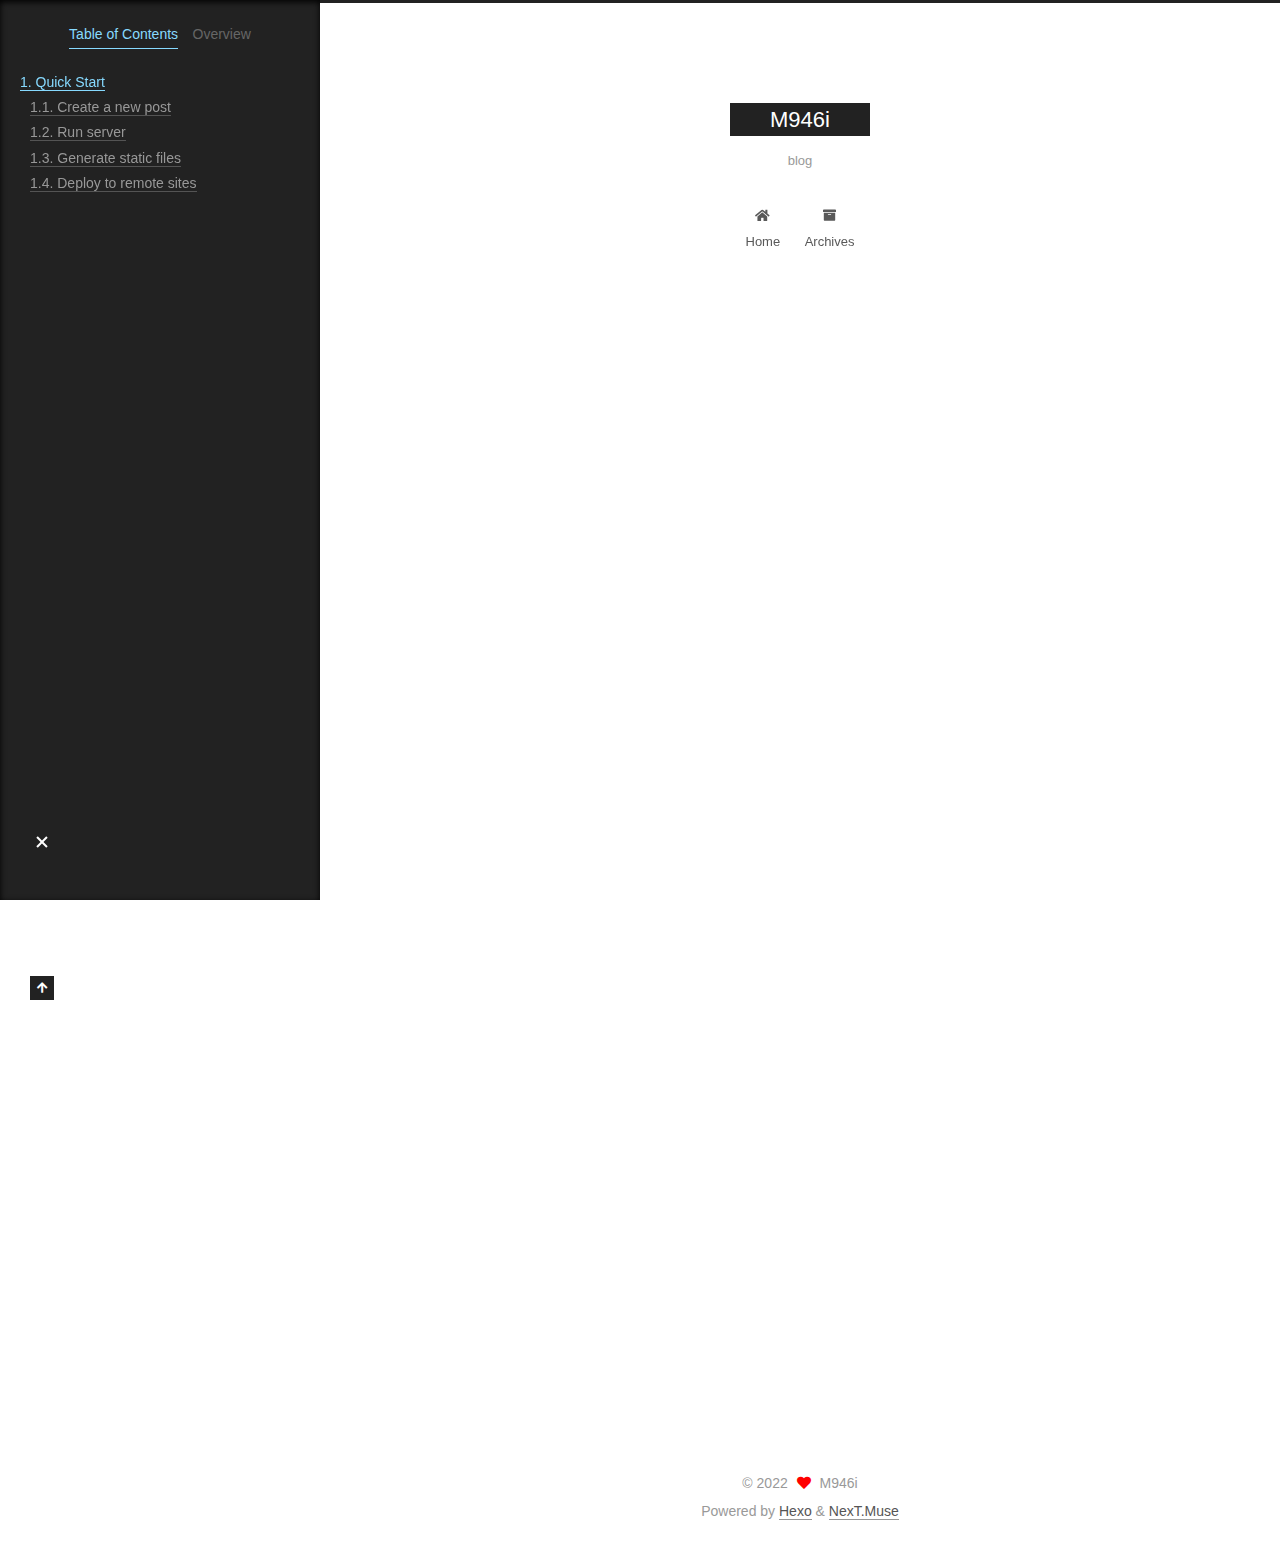
<file: 2022/11/06/hello-world/index.html>
<!DOCTYPE html>
<html lang="en">
<head>
  <meta charset="UTF-8">
<meta name="viewport" content="width=device-width, initial-scale=1, maximum-scale=2">
<meta name="theme-color" content="#222">
<meta name="generator" content="Hexo 6.3.0">
  <link rel="apple-touch-icon" sizes="180x180" href="/images/apple-touch-icon-next.png">
  <link rel="icon" type="image/png" sizes="32x32" href="/images/favicon-32x32-next.png">
  <link rel="icon" type="image/png" sizes="16x16" href="/images/favicon-16x16-next.png">
  <link rel="mask-icon" href="/images/logo.svg" color="#222">

<link rel="stylesheet" href="/css/main.css">


<link rel="stylesheet" href="/lib/font-awesome/css/all.min.css">

<script id="hexo-configurations">
    var NexT = window.NexT || {};
    var CONFIG = {"hostname":"example.com","root":"/","scheme":"Muse","version":"7.8.0","exturl":false,"sidebar":{"position":"left","display":"post","padding":18,"offset":12,"onmobile":false},"copycode":{"enable":false,"show_result":false,"style":null},"back2top":{"enable":true,"sidebar":false,"scrollpercent":false},"bookmark":{"enable":false,"color":"#222","save":"auto"},"fancybox":false,"mediumzoom":false,"lazyload":false,"pangu":false,"comments":{"style":"tabs","active":null,"storage":true,"lazyload":false,"nav":null},"algolia":{"hits":{"per_page":10},"labels":{"input_placeholder":"Search for Posts","hits_empty":"We didn't find any results for the search: ${query}","hits_stats":"${hits} results found in ${time} ms"}},"localsearch":{"enable":false,"trigger":"auto","top_n_per_article":1,"unescape":false,"preload":false},"motion":{"enable":true,"async":false,"transition":{"post_block":"fadeIn","post_header":"slideDownIn","post_body":"slideDownIn","coll_header":"slideLeftIn","sidebar":"slideUpIn"}}};
  </script>

  <meta name="description" content="Welcome to Hexo! This is your very first post. Check documentation for more info. If you get any problems when using Hexo, you can find the answer in troubleshooting or you can ask me on GitHub. Quick">
<meta property="og:type" content="article">
<meta property="og:title" content="Hello World">
<meta property="og:url" content="http://example.com/2022/11/06/hello-world/index.html">
<meta property="og:site_name" content="M946i">
<meta property="og:description" content="Welcome to Hexo! This is your very first post. Check documentation for more info. If you get any problems when using Hexo, you can find the answer in troubleshooting or you can ask me on GitHub. Quick">
<meta property="og:locale" content="en_US">
<meta property="article:published_time" content="2022-11-06T07:27:27.776Z">
<meta property="article:modified_time" content="2022-11-06T07:27:27.776Z">
<meta property="article:author" content="M946i">
<meta name="twitter:card" content="summary">

<link rel="canonical" href="http://example.com/2022/11/06/hello-world/">


<script id="page-configurations">
  // https://hexo.io/docs/variables.html
  CONFIG.page = {
    sidebar: "",
    isHome : false,
    isPost : true,
    lang   : 'en'
  };
</script>

  <title>Hello World | M946i</title>
  






  <noscript>
  <style>
  .use-motion .brand,
  .use-motion .menu-item,
  .sidebar-inner,
  .use-motion .post-block,
  .use-motion .pagination,
  .use-motion .comments,
  .use-motion .post-header,
  .use-motion .post-body,
  .use-motion .collection-header { opacity: initial; }

  .use-motion .site-title,
  .use-motion .site-subtitle {
    opacity: initial;
    top: initial;
  }

  .use-motion .logo-line-before i { left: initial; }
  .use-motion .logo-line-after i { right: initial; }
  </style>
</noscript>

</head>

<body itemscope itemtype="http://schema.org/WebPage">
  <div class="container use-motion">
    <div class="headband"></div>

    <header class="header" itemscope itemtype="http://schema.org/WPHeader">
      <div class="header-inner"><div class="site-brand-container">
  <div class="site-nav-toggle">
    <div class="toggle" aria-label="Toggle navigation bar">
      <span class="toggle-line toggle-line-first"></span>
      <span class="toggle-line toggle-line-middle"></span>
      <span class="toggle-line toggle-line-last"></span>
    </div>
  </div>

  <div class="site-meta">

    <a href="/" class="brand" rel="start">
      <span class="logo-line-before"><i></i></span>
      <h1 class="site-title">M946i</h1>
      <span class="logo-line-after"><i></i></span>
    </a>
      <p class="site-subtitle" itemprop="description">blog</p>
  </div>

  <div class="site-nav-right">
    <div class="toggle popup-trigger">
    </div>
  </div>
</div>




<nav class="site-nav">
  <ul id="menu" class="main-menu menu">
        <li class="menu-item menu-item-home">

    <a href="/" rel="section"><i class="fa fa-home fa-fw"></i>Home</a>

  </li>
        <li class="menu-item menu-item-archives">

    <a href="/archives/" rel="section"><i class="fa fa-archive fa-fw"></i>Archives</a>

  </li>
  </ul>
</nav>




</div>
    </header>

    
  <div class="back-to-top">
    <i class="fa fa-arrow-up"></i>
    <span>0%</span>
  </div>


    <main class="main">
      <div class="main-inner">
        <div class="content-wrap">
          

          <div class="content post posts-expand">
            

    
  
  
  <article itemscope itemtype="http://schema.org/Article" class="post-block" lang="en">
    <link itemprop="mainEntityOfPage" href="http://example.com/2022/11/06/hello-world/">

    <span hidden itemprop="author" itemscope itemtype="http://schema.org/Person">
      <meta itemprop="image" content="/images/avatar.gif">
      <meta itemprop="name" content="M946i">
      <meta itemprop="description" content="M946i">
    </span>

    <span hidden itemprop="publisher" itemscope itemtype="http://schema.org/Organization">
      <meta itemprop="name" content="M946i">
    </span>
      <header class="post-header">
        <h1 class="post-title" itemprop="name headline">
          Hello World
        </h1>

        <div class="post-meta">
            <span class="post-meta-item">
              <span class="post-meta-item-icon">
                <i class="far fa-calendar"></i>
              </span>
              <span class="post-meta-item-text">Posted on</span>

              <time title="Created: 2022-11-06 15:27:27" itemprop="dateCreated datePublished" datetime="2022-11-06T15:27:27+08:00">2022-11-06</time>
            </span>

          

        </div>
      </header>

    
    
    
    <div class="post-body" itemprop="articleBody">

      
        <p>Welcome to <a target="_blank" rel="noopener" href="https://hexo.io/">Hexo</a>! This is your very first post. Check <a target="_blank" rel="noopener" href="https://hexo.io/docs/">documentation</a> for more info. If you get any problems when using Hexo, you can find the answer in <a target="_blank" rel="noopener" href="https://hexo.io/docs/troubleshooting.html">troubleshooting</a> or you can ask me on <a target="_blank" rel="noopener" href="https://github.com/hexojs/hexo/issues">GitHub</a>.</p>
<h2 id="Quick-Start"><a href="#Quick-Start" class="headerlink" title="Quick Start"></a>Quick Start</h2><h3 id="Create-a-new-post"><a href="#Create-a-new-post" class="headerlink" title="Create a new post"></a>Create a new post</h3><figure class="highlight bash"><table><tr><td class="gutter"><pre><span class="line">1</span><br></pre></td><td class="code"><pre><span class="line">$ hexo new <span class="string">&quot;My New Post&quot;</span></span><br></pre></td></tr></table></figure>

<p>More info: <a target="_blank" rel="noopener" href="https://hexo.io/docs/writing.html">Writing</a></p>
<h3 id="Run-server"><a href="#Run-server" class="headerlink" title="Run server"></a>Run server</h3><figure class="highlight bash"><table><tr><td class="gutter"><pre><span class="line">1</span><br></pre></td><td class="code"><pre><span class="line">$ hexo server</span><br></pre></td></tr></table></figure>

<p>More info: <a target="_blank" rel="noopener" href="https://hexo.io/docs/server.html">Server</a></p>
<h3 id="Generate-static-files"><a href="#Generate-static-files" class="headerlink" title="Generate static files"></a>Generate static files</h3><figure class="highlight bash"><table><tr><td class="gutter"><pre><span class="line">1</span><br></pre></td><td class="code"><pre><span class="line">$ hexo generate</span><br></pre></td></tr></table></figure>

<p>More info: <a target="_blank" rel="noopener" href="https://hexo.io/docs/generating.html">Generating</a></p>
<h3 id="Deploy-to-remote-sites"><a href="#Deploy-to-remote-sites" class="headerlink" title="Deploy to remote sites"></a>Deploy to remote sites</h3><figure class="highlight bash"><table><tr><td class="gutter"><pre><span class="line">1</span><br></pre></td><td class="code"><pre><span class="line">$ hexo deploy</span><br></pre></td></tr></table></figure>

<p>More info: <a target="_blank" rel="noopener" href="https://hexo.io/docs/one-command-deployment.html">Deployment</a></p>

    </div>

    
    
    

      <footer class="post-footer">

        


        
      </footer>
    
  </article>
  
  
  



          </div>
          

<script>
  window.addEventListener('tabs:register', () => {
    let { activeClass } = CONFIG.comments;
    if (CONFIG.comments.storage) {
      activeClass = localStorage.getItem('comments_active') || activeClass;
    }
    if (activeClass) {
      let activeTab = document.querySelector(`a[href="#comment-${activeClass}"]`);
      if (activeTab) {
        activeTab.click();
      }
    }
  });
  if (CONFIG.comments.storage) {
    window.addEventListener('tabs:click', event => {
      if (!event.target.matches('.tabs-comment .tab-content .tab-pane')) return;
      let commentClass = event.target.classList[1];
      localStorage.setItem('comments_active', commentClass);
    });
  }
</script>

        </div>
          
  
  <div class="toggle sidebar-toggle">
    <span class="toggle-line toggle-line-first"></span>
    <span class="toggle-line toggle-line-middle"></span>
    <span class="toggle-line toggle-line-last"></span>
  </div>

  <aside class="sidebar">
    <div class="sidebar-inner">

      <ul class="sidebar-nav motion-element">
        <li class="sidebar-nav-toc">
          Table of Contents
        </li>
        <li class="sidebar-nav-overview">
          Overview
        </li>
      </ul>

      <!--noindex-->
      <div class="post-toc-wrap sidebar-panel">
          <div class="post-toc motion-element"><ol class="nav"><li class="nav-item nav-level-2"><a class="nav-link" href="#Quick-Start"><span class="nav-number">1.</span> <span class="nav-text">Quick Start</span></a><ol class="nav-child"><li class="nav-item nav-level-3"><a class="nav-link" href="#Create-a-new-post"><span class="nav-number">1.1.</span> <span class="nav-text">Create a new post</span></a></li><li class="nav-item nav-level-3"><a class="nav-link" href="#Run-server"><span class="nav-number">1.2.</span> <span class="nav-text">Run server</span></a></li><li class="nav-item nav-level-3"><a class="nav-link" href="#Generate-static-files"><span class="nav-number">1.3.</span> <span class="nav-text">Generate static files</span></a></li><li class="nav-item nav-level-3"><a class="nav-link" href="#Deploy-to-remote-sites"><span class="nav-number">1.4.</span> <span class="nav-text">Deploy to remote sites</span></a></li></ol></li></ol></div>
      </div>
      <!--/noindex-->

      <div class="site-overview-wrap sidebar-panel">
        <div class="site-author motion-element" itemprop="author" itemscope itemtype="http://schema.org/Person">
  <p class="site-author-name" itemprop="name">M946i</p>
  <div class="site-description" itemprop="description">M946i</div>
</div>
<div class="site-state-wrap motion-element">
  <nav class="site-state">
      <div class="site-state-item site-state-posts">
          <a href="/archives/">
        
          <span class="site-state-item-count">1</span>
          <span class="site-state-item-name">posts</span>
        </a>
      </div>
  </nav>
</div>



      </div>

    </div>
  </aside>
  <div id="sidebar-dimmer"></div>


      </div>
    </main>

    <footer class="footer">
      <div class="footer-inner">
        

        

<div class="copyright">
  
  &copy; 
  <span itemprop="copyrightYear">2022</span>
  <span class="with-love">
    <i class="fa fa-heart"></i>
  </span>
  <span class="author" itemprop="copyrightHolder">M946i</span>
</div>
  <div class="powered-by">Powered by <a href="https://hexo.io/" class="theme-link" rel="noopener" target="_blank">Hexo</a> & <a href="https://muse.theme-next.org/" class="theme-link" rel="noopener" target="_blank">NexT.Muse</a>
  </div>

        








      </div>
    </footer>
  </div>

  
  <script src="/lib/anime.min.js"></script>
  <script src="/lib/velocity/velocity.min.js"></script>
  <script src="/lib/velocity/velocity.ui.min.js"></script>

<script src="/js/utils.js"></script>

<script src="/js/motion.js"></script>


<script src="/js/schemes/muse.js"></script>


<script src="/js/next-boot.js"></script>




  















  

  

</body>
</html>
</file>
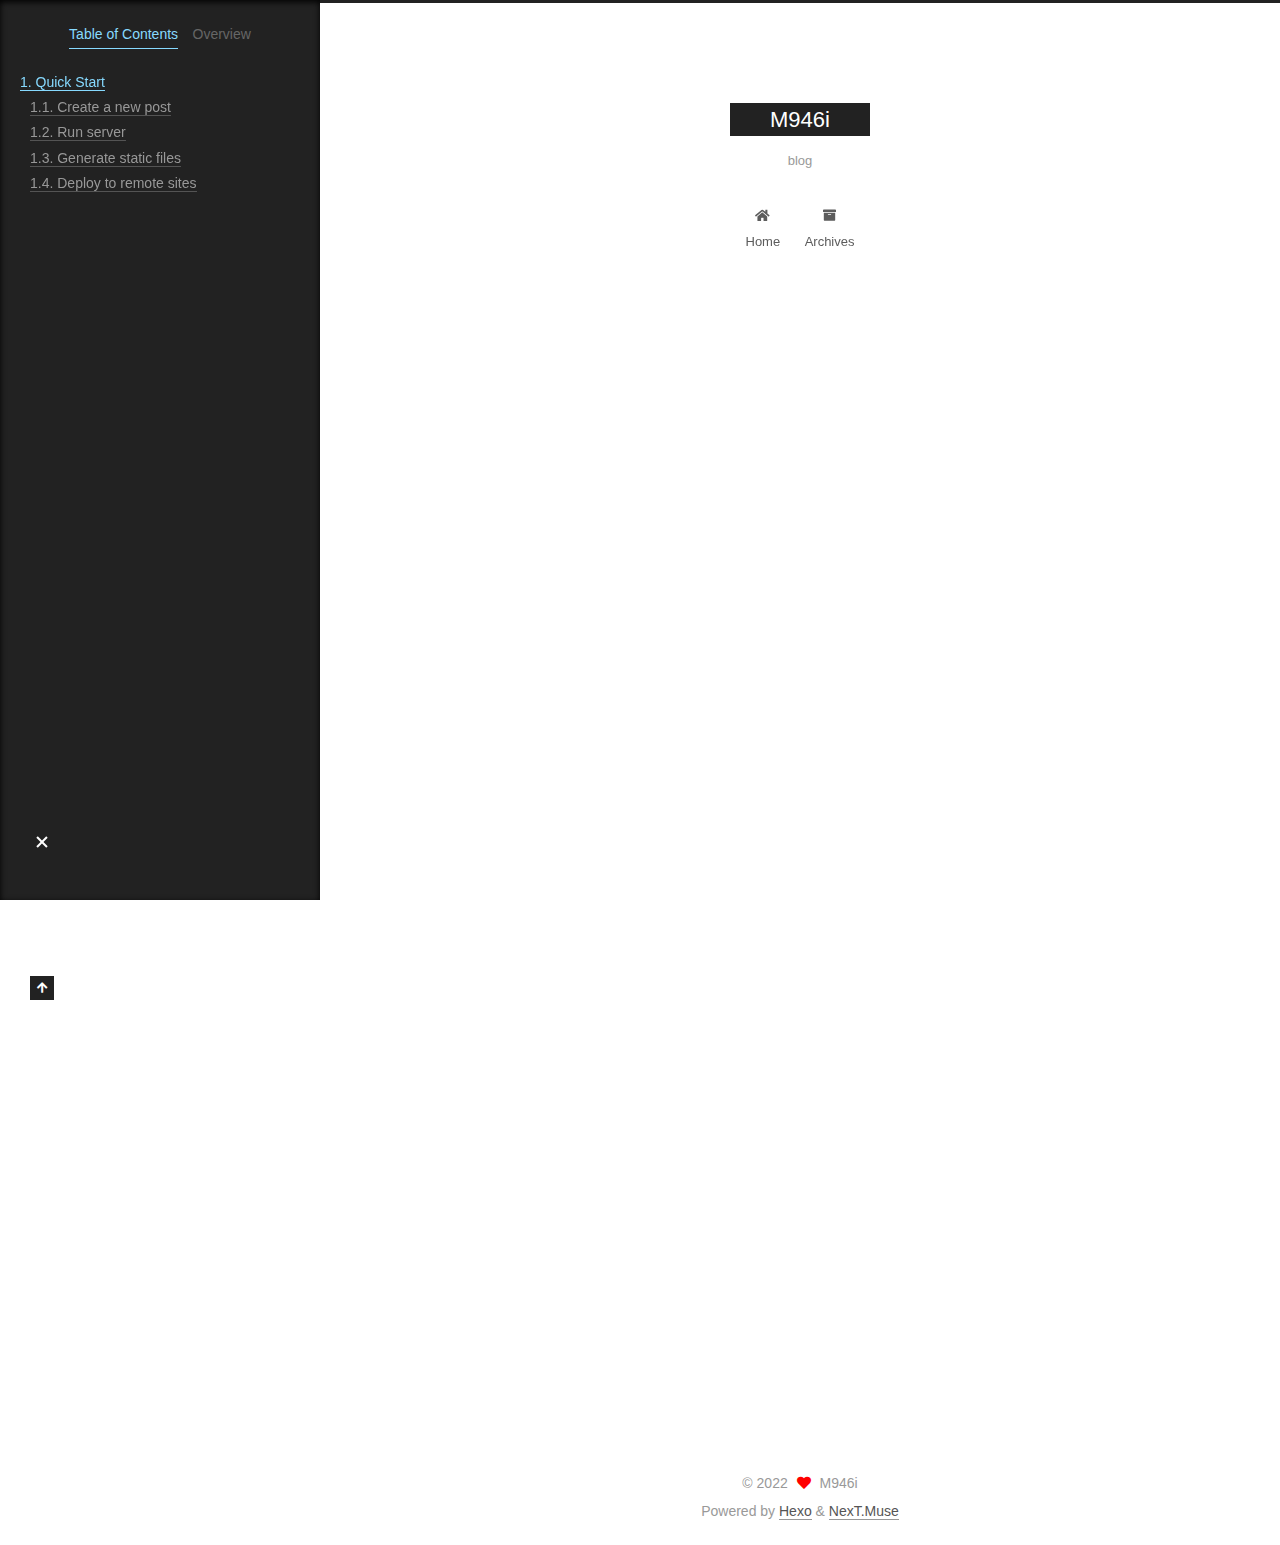
<file: 2022/11/06/hexo/index.html>
<!DOCTYPE html>
<html lang="en">
<head>
  <meta charset="UTF-8">
<meta name="viewport" content="width=device-width, initial-scale=1, maximum-scale=2">
<meta name="theme-color" content="#222">
<meta name="generator" content="Hexo 6.3.0">
  <link rel="apple-touch-icon" sizes="180x180" href="/images/apple-touch-icon-next.png">
  <link rel="icon" type="image/png" sizes="32x32" href="/images/favicon-32x32-next.png">
  <link rel="icon" type="image/png" sizes="16x16" href="/images/favicon-16x16-next.png">
  <link rel="mask-icon" href="/images/logo.svg" color="#222">

<link rel="stylesheet" href="/css/main.css">


<link rel="stylesheet" href="/lib/font-awesome/css/all.min.css">

<script id="hexo-configurations">
    var NexT = window.NexT || {};
    var CONFIG = {"hostname":"example.com","root":"/","scheme":"Muse","version":"7.8.0","exturl":false,"sidebar":{"position":"left","display":"post","padding":18,"offset":12,"onmobile":false},"copycode":{"enable":false,"show_result":false,"style":null},"back2top":{"enable":true,"sidebar":false,"scrollpercent":false},"bookmark":{"enable":false,"color":"#222","save":"auto"},"fancybox":false,"mediumzoom":false,"lazyload":false,"pangu":false,"comments":{"style":"tabs","active":null,"storage":true,"lazyload":false,"nav":null},"algolia":{"hits":{"per_page":10},"labels":{"input_placeholder":"Search for Posts","hits_empty":"We didn't find any results for the search: ${query}","hits_stats":"${hits} results found in ${time} ms"}},"localsearch":{"enable":false,"trigger":"auto","top_n_per_article":1,"unescape":false,"preload":false},"motion":{"enable":true,"async":false,"transition":{"post_block":"fadeIn","post_header":"slideDownIn","post_body":"slideDownIn","coll_header":"slideLeftIn","sidebar":"slideUpIn"}}};
  </script>

  <meta name="description" content="Welcome to Hexo! This is your very first post. Check documentation for more info. If you get any problems when using Hexo, you can find the answer in troubleshooting or you can ask me on GitHub. Quick">
<meta property="og:type" content="article">
<meta property="og:title" content="hexo">
<meta property="og:url" content="http://example.com/2022/11/06/hexo/index.html">
<meta property="og:site_name" content="M946i">
<meta property="og:description" content="Welcome to Hexo! This is your very first post. Check documentation for more info. If you get any problems when using Hexo, you can find the answer in troubleshooting or you can ask me on GitHub. Quick">
<meta property="og:locale" content="en_US">
<meta property="article:published_time" content="2022-11-06T07:27:27.776Z">
<meta property="article:modified_time" content="2022-11-06T13:17:29.680Z">
<meta property="article:author" content="M946i">
<meta name="twitter:card" content="summary">

<link rel="canonical" href="http://example.com/2022/11/06/hexo/">


<script id="page-configurations">
  // https://hexo.io/docs/variables.html
  CONFIG.page = {
    sidebar: "",
    isHome : false,
    isPost : true,
    lang   : 'en'
  };
</script>

  <title>hexo | M946i</title>
  






  <noscript>
  <style>
  .use-motion .brand,
  .use-motion .menu-item,
  .sidebar-inner,
  .use-motion .post-block,
  .use-motion .pagination,
  .use-motion .comments,
  .use-motion .post-header,
  .use-motion .post-body,
  .use-motion .collection-header { opacity: initial; }

  .use-motion .site-title,
  .use-motion .site-subtitle {
    opacity: initial;
    top: initial;
  }

  .use-motion .logo-line-before i { left: initial; }
  .use-motion .logo-line-after i { right: initial; }
  </style>
</noscript>

</head>

<body itemscope itemtype="http://schema.org/WebPage">
  <div class="container use-motion">
    <div class="headband"></div>

    <header class="header" itemscope itemtype="http://schema.org/WPHeader">
      <div class="header-inner"><div class="site-brand-container">
  <div class="site-nav-toggle">
    <div class="toggle" aria-label="Toggle navigation bar">
      <span class="toggle-line toggle-line-first"></span>
      <span class="toggle-line toggle-line-middle"></span>
      <span class="toggle-line toggle-line-last"></span>
    </div>
  </div>

  <div class="site-meta">

    <a href="/" class="brand" rel="start">
      <span class="logo-line-before"><i></i></span>
      <h1 class="site-title">M946i</h1>
      <span class="logo-line-after"><i></i></span>
    </a>
      <p class="site-subtitle" itemprop="description">blog</p>
  </div>

  <div class="site-nav-right">
    <div class="toggle popup-trigger">
    </div>
  </div>
</div>




<nav class="site-nav">
  <ul id="menu" class="main-menu menu">
        <li class="menu-item menu-item-home">

    <a href="/" rel="section"><i class="fa fa-home fa-fw"></i>Home</a>

  </li>
        <li class="menu-item menu-item-archives">

    <a href="/archives/" rel="section"><i class="fa fa-archive fa-fw"></i>Archives</a>

  </li>
  </ul>
</nav>




</div>
    </header>

    
  <div class="back-to-top">
    <i class="fa fa-arrow-up"></i>
    <span>0%</span>
  </div>


    <main class="main">
      <div class="main-inner">
        <div class="content-wrap">
          

          <div class="content post posts-expand">
            

    
  
  
  <article itemscope itemtype="http://schema.org/Article" class="post-block" lang="en">
    <link itemprop="mainEntityOfPage" href="http://example.com/2022/11/06/hexo/">

    <span hidden itemprop="author" itemscope itemtype="http://schema.org/Person">
      <meta itemprop="image" content="/images/avatar.gif">
      <meta itemprop="name" content="M946i">
      <meta itemprop="description" content="M946i">
    </span>

    <span hidden itemprop="publisher" itemscope itemtype="http://schema.org/Organization">
      <meta itemprop="name" content="M946i">
    </span>
      <header class="post-header">
        <h1 class="post-title" itemprop="name headline">
          hexo
        </h1>

        <div class="post-meta">
            <span class="post-meta-item">
              <span class="post-meta-item-icon">
                <i class="far fa-calendar"></i>
              </span>
              <span class="post-meta-item-text">Posted on</span>
              

              <time title="Created: 2022-11-06 15:27:27 / Modified: 21:17:29" itemprop="dateCreated datePublished" datetime="2022-11-06T15:27:27+08:00">2022-11-06</time>
            </span>

          

        </div>
      </header>

    
    
    
    <div class="post-body" itemprop="articleBody">

      
        <p>Welcome to <a target="_blank" rel="noopener" href="https://hexo.io/">Hexo</a>! This is your very first post. Check <a target="_blank" rel="noopener" href="https://hexo.io/docs/">documentation</a> for more info. If you get any problems when using Hexo, you can find the answer in <a target="_blank" rel="noopener" href="https://hexo.io/docs/troubleshooting.html">troubleshooting</a> or you can ask me on <a target="_blank" rel="noopener" href="https://github.com/hexojs/hexo/issues">GitHub</a>.</p>
<h2 id="Quick-Start"><a href="#Quick-Start" class="headerlink" title="Quick Start"></a>Quick Start</h2><h3 id="Create-a-new-post"><a href="#Create-a-new-post" class="headerlink" title="Create a new post"></a>Create a new post</h3><figure class="highlight bash"><table><tr><td class="gutter"><pre><span class="line">1</span><br></pre></td><td class="code"><pre><span class="line">$ hexo new <span class="string">&quot;My New Post&quot;</span></span><br></pre></td></tr></table></figure>

<p>More info: <a target="_blank" rel="noopener" href="https://hexo.io/docs/writing.html">Writing</a></p>
<h3 id="Run-server"><a href="#Run-server" class="headerlink" title="Run server"></a>Run server</h3><figure class="highlight bash"><table><tr><td class="gutter"><pre><span class="line">1</span><br></pre></td><td class="code"><pre><span class="line">$ hexo server</span><br></pre></td></tr></table></figure>

<p>More info: <a target="_blank" rel="noopener" href="https://hexo.io/docs/server.html">Server</a></p>
<h3 id="Generate-static-files"><a href="#Generate-static-files" class="headerlink" title="Generate static files"></a>Generate static files</h3><figure class="highlight bash"><table><tr><td class="gutter"><pre><span class="line">1</span><br></pre></td><td class="code"><pre><span class="line">$ hexo generate</span><br></pre></td></tr></table></figure>

<p>More info: <a target="_blank" rel="noopener" href="https://hexo.io/docs/generating.html">Generating</a></p>
<h3 id="Deploy-to-remote-sites"><a href="#Deploy-to-remote-sites" class="headerlink" title="Deploy to remote sites"></a>Deploy to remote sites</h3><figure class="highlight bash"><table><tr><td class="gutter"><pre><span class="line">1</span><br></pre></td><td class="code"><pre><span class="line">$ hexo deploy</span><br></pre></td></tr></table></figure>

<p>More info: <a target="_blank" rel="noopener" href="https://hexo.io/docs/one-command-deployment.html">Deployment</a></p>

    </div>

    
    
    

      <footer class="post-footer">

        


        
      </footer>
    
  </article>
  
  
  



          </div>
          

<script>
  window.addEventListener('tabs:register', () => {
    let { activeClass } = CONFIG.comments;
    if (CONFIG.comments.storage) {
      activeClass = localStorage.getItem('comments_active') || activeClass;
    }
    if (activeClass) {
      let activeTab = document.querySelector(`a[href="#comment-${activeClass}"]`);
      if (activeTab) {
        activeTab.click();
      }
    }
  });
  if (CONFIG.comments.storage) {
    window.addEventListener('tabs:click', event => {
      if (!event.target.matches('.tabs-comment .tab-content .tab-pane')) return;
      let commentClass = event.target.classList[1];
      localStorage.setItem('comments_active', commentClass);
    });
  }
</script>

        </div>
          
  
  <div class="toggle sidebar-toggle">
    <span class="toggle-line toggle-line-first"></span>
    <span class="toggle-line toggle-line-middle"></span>
    <span class="toggle-line toggle-line-last"></span>
  </div>

  <aside class="sidebar">
    <div class="sidebar-inner">

      <ul class="sidebar-nav motion-element">
        <li class="sidebar-nav-toc">
          Table of Contents
        </li>
        <li class="sidebar-nav-overview">
          Overview
        </li>
      </ul>

      <!--noindex-->
      <div class="post-toc-wrap sidebar-panel">
          <div class="post-toc motion-element"><ol class="nav"><li class="nav-item nav-level-2"><a class="nav-link" href="#Quick-Start"><span class="nav-number">1.</span> <span class="nav-text">Quick Start</span></a><ol class="nav-child"><li class="nav-item nav-level-3"><a class="nav-link" href="#Create-a-new-post"><span class="nav-number">1.1.</span> <span class="nav-text">Create a new post</span></a></li><li class="nav-item nav-level-3"><a class="nav-link" href="#Run-server"><span class="nav-number">1.2.</span> <span class="nav-text">Run server</span></a></li><li class="nav-item nav-level-3"><a class="nav-link" href="#Generate-static-files"><span class="nav-number">1.3.</span> <span class="nav-text">Generate static files</span></a></li><li class="nav-item nav-level-3"><a class="nav-link" href="#Deploy-to-remote-sites"><span class="nav-number">1.4.</span> <span class="nav-text">Deploy to remote sites</span></a></li></ol></li></ol></div>
      </div>
      <!--/noindex-->

      <div class="site-overview-wrap sidebar-panel">
        <div class="site-author motion-element" itemprop="author" itemscope itemtype="http://schema.org/Person">
  <p class="site-author-name" itemprop="name">M946i</p>
  <div class="site-description" itemprop="description">M946i</div>
</div>
<div class="site-state-wrap motion-element">
  <nav class="site-state">
      <div class="site-state-item site-state-posts">
          <a href="/archives/">
        
          <span class="site-state-item-count">1</span>
          <span class="site-state-item-name">posts</span>
        </a>
      </div>
  </nav>
</div>



      </div>

    </div>
  </aside>
  <div id="sidebar-dimmer"></div>


      </div>
    </main>

    <footer class="footer">
      <div class="footer-inner">
        

        

<div class="copyright">
  
  &copy; 
  <span itemprop="copyrightYear">2022</span>
  <span class="with-love">
    <i class="fa fa-heart"></i>
  </span>
  <span class="author" itemprop="copyrightHolder">M946i</span>
</div>
  <div class="powered-by">Powered by <a href="https://hexo.io/" class="theme-link" rel="noopener" target="_blank">Hexo</a> & <a href="https://muse.theme-next.org/" class="theme-link" rel="noopener" target="_blank">NexT.Muse</a>
  </div>

        








      </div>
    </footer>
  </div>

  
  <script src="/lib/anime.min.js"></script>
  <script src="/lib/velocity/velocity.min.js"></script>
  <script src="/lib/velocity/velocity.ui.min.js"></script>

<script src="/js/utils.js"></script>

<script src="/js/motion.js"></script>


<script src="/js/schemes/muse.js"></script>


<script src="/js/next-boot.js"></script>




  















  

  

</body>
</html>
</file>
<file: css/main.css>
:root {
  --body-bg-color: #fff;
  --content-bg-color: #fff;
  --card-bg-color: #f5f5f5;
  --text-color: #555;
  --blockquote-color: #666;
  --link-color: #555;
  --link-hover-color: #222;
  --brand-color: #fff;
  --brand-hover-color: #fff;
  --table-row-odd-bg-color: #f9f9f9;
  --table-row-hover-bg-color: #f5f5f5;
  --menu-item-bg-color: #f5f5f5;
  --btn-default-bg: #222;
  --btn-default-color: #fff;
  --btn-default-border-color: #222;
  --btn-default-hover-bg: #fff;
  --btn-default-hover-color: #222;
  --btn-default-hover-border-color: #222;
}
html {
  line-height: 1.15; /* 1 */
  -webkit-text-size-adjust: 100%; /* 2 */
}
body {
  margin: 0;
}
main {
  display: block;
}
h1 {
  font-size: 2em;
  margin: 0.67em 0;
}
hr {
  box-sizing: content-box; /* 1 */
  height: 0; /* 1 */
  overflow: visible; /* 2 */
}
pre {
  font-family: monospace, monospace; /* 1 */
  font-size: 1em; /* 2 */
}
a {
  background: transparent;
}
abbr[title] {
  border-bottom: none; /* 1 */
  text-decoration: underline; /* 2 */
  text-decoration: underline dotted; /* 2 */
}
b,
strong {
  font-weight: bolder;
}
code,
kbd,
samp {
  font-family: monospace, monospace; /* 1 */
  font-size: 1em; /* 2 */
}
small {
  font-size: 80%;
}
sub,
sup {
  font-size: 75%;
  line-height: 0;
  position: relative;
  vertical-align: baseline;
}
sub {
  bottom: -0.25em;
}
sup {
  top: -0.5em;
}
img {
  border-style: none;
}
button,
input,
optgroup,
select,
textarea {
  font-family: inherit; /* 1 */
  font-size: 100%; /* 1 */
  line-height: 1.15; /* 1 */
  margin: 0; /* 2 */
}
button,
input {
/* 1 */
  overflow: visible;
}
button,
select {
/* 1 */
  text-transform: none;
}
button,
[type='button'],
[type='reset'],
[type='submit'] {
  -webkit-appearance: button;
}
button::-moz-focus-inner,
[type='button']::-moz-focus-inner,
[type='reset']::-moz-focus-inner,
[type='submit']::-moz-focus-inner {
  border-style: none;
  padding: 0;
}
button:-moz-focusring,
[type='button']:-moz-focusring,
[type='reset']:-moz-focusring,
[type='submit']:-moz-focusring {
  outline: 1px dotted ButtonText;
}
fieldset {
  padding: 0.35em 0.75em 0.625em;
}
legend {
  box-sizing: border-box; /* 1 */
  color: inherit; /* 2 */
  display: table; /* 1 */
  max-width: 100%; /* 1 */
  padding: 0; /* 3 */
  white-space: normal; /* 1 */
}
progress {
  vertical-align: baseline;
}
textarea {
  overflow: auto;
}
[type='checkbox'],
[type='radio'] {
  box-sizing: border-box; /* 1 */
  padding: 0; /* 2 */
}
[type='number']::-webkit-inner-spin-button,
[type='number']::-webkit-outer-spin-button {
  height: auto;
}
[type='search'] {
  outline-offset: -2px; /* 2 */
  -webkit-appearance: textfield; /* 1 */
}
[type='search']::-webkit-search-decoration {
  -webkit-appearance: none;
}
::-webkit-file-upload-button {
  font: inherit; /* 2 */
  -webkit-appearance: button; /* 1 */
}
details {
  display: block;
}
summary {
  display: list-item;
}
template {
  display: none;
}
[hidden] {
  display: none;
}
::selection {
  background: #262a30;
  color: #eee;
}
html,
body {
  height: 100%;
}
body {
  background: var(--body-bg-color);
  color: var(--text-color);
  font-family: 'Lato', "PingFang SC", "Microsoft YaHei", sans-serif;
  font-size: 1em;
  line-height: 2;
}
@media (max-width: 991px) {
  body {
    padding-left: 0 !important;
    padding-right: 0 !important;
  }
}
h1,
h2,
h3,
h4,
h5,
h6 {
  font-family: 'Lato', "PingFang SC", "Microsoft YaHei", sans-serif;
  font-weight: bold;
  line-height: 1.5;
  margin: 20px 0 15px;
}
h1 {
  font-size: 1.5em;
}
h2 {
  font-size: 1.375em;
}
h3 {
  font-size: 1.25em;
}
h4 {
  font-size: 1.125em;
}
h5 {
  font-size: 1em;
}
h6 {
  font-size: 0.875em;
}
p {
  margin: 0 0 20px 0;
}
a,
span.exturl {
  border-bottom: 1px solid #999;
  color: var(--link-color);
  outline: 0;
  text-decoration: none;
  overflow-wrap: break-word;
  word-wrap: break-word;
  cursor: pointer;
}
a:hover,
span.exturl:hover {
  border-bottom-color: var(--link-hover-color);
  color: var(--link-hover-color);
}
iframe,
img,
video {
  display: block;
  margin-left: auto;
  margin-right: auto;
  max-width: 100%;
}
hr {
  background-image: repeating-linear-gradient(-45deg, #ddd, #ddd 4px, transparent 4px, transparent 8px);
  border: 0;
  height: 3px;
  margin: 40px 0;
}
blockquote {
  border-left: 4px solid #ddd;
  color: var(--blockquote-color);
  margin: 0;
  padding: 0 15px;
}
blockquote cite::before {
  content: '-';
  padding: 0 5px;
}
dt {
  font-weight: bold;
}
dd {
  margin: 0;
  padding: 0;
}
kbd {
  background-color: #f5f5f5;
  background-image: linear-gradient(#eee, #fff, #eee);
  border: 1px solid #ccc;
  border-radius: 0.2em;
  box-shadow: 0.1em 0.1em 0.2em rgba(0,0,0,0.1);
  color: #555;
  font-family: inherit;
  padding: 0.1em 0.3em;
  white-space: nowrap;
}
.table-container {
  overflow: auto;
}
table {
  border-collapse: collapse;
  border-spacing: 0;
  font-size: 0.875em;
  margin: 0 0 20px 0;
  width: 100%;
}
tbody tr:nth-of-type(odd) {
  background: var(--table-row-odd-bg-color);
}
tbody tr:hover {
  background: var(--table-row-hover-bg-color);
}
caption,
th,
td {
  font-weight: normal;
  padding: 8px;
  vertical-align: middle;
}
th,
td {
  border: 1px solid #ddd;
  border-bottom: 3px solid #ddd;
}
th {
  font-weight: 700;
  padding-bottom: 10px;
}
td {
  border-bottom-width: 1px;
}
.btn {
  background: var(--btn-default-bg);
  border: 2px solid var(--btn-default-border-color);
  border-radius: 0;
  color: var(--btn-default-color);
  display: inline-block;
  font-size: 0.875em;
  line-height: 2;
  padding: 0 20px;
  text-decoration: none;
  transition-property: background-color;
  transition-delay: 0s;
  transition-duration: 0.2s;
  transition-timing-function: ease-in-out;
}
.btn:hover {
  background: var(--btn-default-hover-bg);
  border-color: var(--btn-default-hover-border-color);
  color: var(--btn-default-hover-color);
}
.btn + .btn {
  margin: 0 0 8px 8px;
}
.btn .fa-fw {
  text-align: left;
  width: 1.285714285714286em;
}
.toggle {
  line-height: 0;
}
.toggle .toggle-line {
  background: #fff;
  display: inline-block;
  height: 2px;
  left: 0;
  position: relative;
  top: 0;
  transition: all 0.4s;
  vertical-align: top;
  width: 100%;
}
.toggle .toggle-line:not(:first-child) {
  margin-top: 3px;
}
.toggle.toggle-arrow .toggle-line-first {
  left: 50%;
  top: 2px;
  transform: rotate(45deg);
  width: 50%;
}
.toggle.toggle-arrow .toggle-line-middle {
  left: 2px;
  width: 90%;
}
.toggle.toggle-arrow .toggle-line-last {
  left: 50%;
  top: -2px;
  transform: rotate(-45deg);
  width: 50%;
}
.toggle.toggle-close .toggle-line-first {
  transform: rotate(-45deg);
  top: 5px;
}
.toggle.toggle-close .toggle-line-middle {
  opacity: 0;
}
.toggle.toggle-close .toggle-line-last {
  transform: rotate(45deg);
  top: -5px;
}
.highlight,
pre {
  background: #f7f7f7;
  color: #4d4d4c;
  line-height: 1.6;
  margin: 0 auto 20px;
}
pre,
code {
  font-family: consolas, Menlo, monospace, "PingFang SC", "Microsoft YaHei";
}
code {
  background: #eee;
  border-radius: 3px;
  color: #555;
  padding: 2px 4px;
  overflow-wrap: break-word;
  word-wrap: break-word;
}
.highlight *::selection {
  background: #d6d6d6;
}
.highlight pre {
  border: 0;
  margin: 0;
  padding: 10px 0;
}
.highlight table {
  border: 0;
  margin: 0;
  width: auto;
}
.highlight td {
  border: 0;
  padding: 0;
}
.highlight figcaption {
  background: #eff2f3;
  color: #4d4d4c;
  display: flex;
  font-size: 0.875em;
  justify-content: space-between;
  line-height: 1.2;
  padding: 0.5em;
}
.highlight figcaption a {
  color: #4d4d4c;
}
.highlight figcaption a:hover {
  border-bottom-color: #4d4d4c;
}
.highlight .gutter {
  -moz-user-select: none;
  -ms-user-select: none;
  -webkit-user-select: none;
  user-select: none;
}
.highlight .gutter pre {
  background: #eff2f3;
  color: #869194;
  padding-left: 10px;
  padding-right: 10px;
  text-align: right;
}
.highlight .code pre {
  background: #f7f7f7;
  padding-left: 10px;
  width: 100%;
}
.gist table {
  width: auto;
}
.gist table td {
  border: 0;
}
pre {
  overflow: auto;
  padding: 10px;
}
pre code {
  background: none;
  color: #4d4d4c;
  font-size: 0.875em;
  padding: 0;
  text-shadow: none;
}
pre .deletion {
  background: #fdd;
}
pre .addition {
  background: #dfd;
}
pre .meta {
  color: #eab700;
  -moz-user-select: none;
  -ms-user-select: none;
  -webkit-user-select: none;
  user-select: none;
}
pre .comment {
  color: #8e908c;
}
pre .variable,
pre .attribute,
pre .tag,
pre .name,
pre .regexp,
pre .ruby .constant,
pre .xml .tag .title,
pre .xml .pi,
pre .xml .doctype,
pre .html .doctype,
pre .css .id,
pre .css .class,
pre .css .pseudo {
  color: #c82829;
}
pre .number,
pre .preprocessor,
pre .built_in,
pre .builtin-name,
pre .literal,
pre .params,
pre .constant,
pre .command {
  color: #f5871f;
}
pre .ruby .class .title,
pre .css .rules .attribute,
pre .string,
pre .symbol,
pre .value,
pre .inheritance,
pre .header,
pre .ruby .symbol,
pre .xml .cdata,
pre .special,
pre .formula {
  color: #718c00;
}
pre .title,
pre .css .hexcolor {
  color: #3e999f;
}
pre .function,
pre .python .decorator,
pre .python .title,
pre .ruby .function .title,
pre .ruby .title .keyword,
pre .perl .sub,
pre .javascript .title,
pre .coffeescript .title {
  color: #4271ae;
}
pre .keyword,
pre .javascript .function {
  color: #8959a8;
}
.blockquote-center {
  border-left: none;
  margin: 40px 0;
  padding: 0;
  position: relative;
  text-align: center;
}
.blockquote-center .fa {
  display: block;
  opacity: 0.6;
  position: absolute;
  width: 100%;
}
.blockquote-center .fa-quote-left {
  border-top: 1px solid #ccc;
  text-align: left;
  top: -20px;
}
.blockquote-center .fa-quote-right {
  border-bottom: 1px solid #ccc;
  text-align: right;
  bottom: -20px;
}
.blockquote-center p,
.blockquote-center div {
  text-align: center;
}
.post-body .group-picture img {
  margin: 0 auto;
  padding: 0 3px;
}
.group-picture-row {
  margin-bottom: 6px;
  overflow: hidden;
}
.group-picture-column {
  float: left;
  margin-bottom: 10px;
}
.post-body .label {
  color: #555;
  display: inline;
  padding: 0 2px;
}
.post-body .label.default {
  background: #f0f0f0;
}
.post-body .label.primary {
  background: #efe6f7;
}
.post-body .label.info {
  background: #e5f2f8;
}
.post-body .label.success {
  background: #e7f4e9;
}
.post-body .label.warning {
  background: #fcf6e1;
}
.post-body .label.danger {
  background: #fae8eb;
}
.post-body .tabs {
  margin-bottom: 20px;
}
.post-body .tabs,
.tabs-comment {
  display: block;
  padding-top: 10px;
  position: relative;
}
.post-body .tabs ul.nav-tabs,
.tabs-comment ul.nav-tabs {
  display: flex;
  flex-wrap: wrap;
  margin: 0;
  margin-bottom: -1px;
  padding: 0;
}
@media (max-width: 413px) {
  .post-body .tabs ul.nav-tabs,
  .tabs-comment ul.nav-tabs {
    display: block;
    margin-bottom: 5px;
  }
}
.post-body .tabs ul.nav-tabs li.tab,
.tabs-comment ul.nav-tabs li.tab {
  border-bottom: 1px solid #ddd;
  border-left: 1px solid transparent;
  border-right: 1px solid transparent;
  border-top: 3px solid transparent;
  flex-grow: 1;
  list-style-type: none;
  border-radius: 0 0 0 0;
}
@media (max-width: 413px) {
  .post-body .tabs ul.nav-tabs li.tab,
  .tabs-comment ul.nav-tabs li.tab {
    border-bottom: 1px solid transparent;
    border-left: 3px solid transparent;
    border-right: 1px solid transparent;
    border-top: 1px solid transparent;
  }
}
@media (max-width: 413px) {
  .post-body .tabs ul.nav-tabs li.tab,
  .tabs-comment ul.nav-tabs li.tab {
    border-radius: 0;
  }
}
.post-body .tabs ul.nav-tabs li.tab a,
.tabs-comment ul.nav-tabs li.tab a {
  border-bottom: initial;
  display: block;
  line-height: 1.8;
  outline: 0;
  padding: 0.25em 0.75em;
  text-align: center;
  transition-delay: 0s;
  transition-duration: 0.2s;
  transition-timing-function: ease-out;
}
.post-body .tabs ul.nav-tabs li.tab a i,
.tabs-comment ul.nav-tabs li.tab a i {
  width: 1.285714285714286em;
}
.post-body .tabs ul.nav-tabs li.tab.active,
.tabs-comment ul.nav-tabs li.tab.active {
  border-bottom: 1px solid transparent;
  border-left: 1px solid #ddd;
  border-right: 1px solid #ddd;
  border-top: 3px solid #fc6423;
}
@media (max-width: 413px) {
  .post-body .tabs ul.nav-tabs li.tab.active,
  .tabs-comment ul.nav-tabs li.tab.active {
    border-bottom: 1px solid #ddd;
    border-left: 3px solid #fc6423;
    border-right: 1px solid #ddd;
    border-top: 1px solid #ddd;
  }
}
.post-body .tabs ul.nav-tabs li.tab.active a,
.tabs-comment ul.nav-tabs li.tab.active a {
  color: var(--link-color);
  cursor: default;
}
.post-body .tabs .tab-content .tab-pane,
.tabs-comment .tab-content .tab-pane {
  border: 1px solid #ddd;
  border-top: 0;
  padding: 20px 20px 0 20px;
  border-radius: 0;
}
.post-body .tabs .tab-content .tab-pane:not(.active),
.tabs-comment .tab-content .tab-pane:not(.active) {
  display: none;
}
.post-body .tabs .tab-content .tab-pane.active,
.tabs-comment .tab-content .tab-pane.active {
  display: block;
}
.post-body .tabs .tab-content .tab-pane.active:nth-of-type(1),
.tabs-comment .tab-content .tab-pane.active:nth-of-type(1) {
  border-radius: 0 0 0 0;
}
@media (max-width: 413px) {
  .post-body .tabs .tab-content .tab-pane.active:nth-of-type(1),
  .tabs-comment .tab-content .tab-pane.active:nth-of-type(1) {
    border-radius: 0;
  }
}
.post-body .note {
  border-radius: 3px;
  margin-bottom: 20px;
  padding: 1em;
  position: relative;
  border: 1px solid #eee;
  border-left-width: 5px;
}
.post-body .note h2,
.post-body .note h3,
.post-body .note h4,
.post-body .note h5,
.post-body .note h6 {
  margin-top: 0;
  border-bottom: initial;
  margin-bottom: 0;
  padding-top: 0;
}
.post-body .note p:first-child,
.post-body .note ul:first-child,
.post-body .note ol:first-child,
.post-body .note table:first-child,
.post-body .note pre:first-child,
.post-body .note blockquote:first-child,
.post-body .note img:first-child {
  margin-top: 0;
}
.post-body .note p:last-child,
.post-body .note ul:last-child,
.post-body .note ol:last-child,
.post-body .note table:last-child,
.post-body .note pre:last-child,
.post-body .note blockquote:last-child,
.post-body .note img:last-child {
  margin-bottom: 0;
}
.post-body .note.default {
  border-left-color: #777;
}
.post-body .note.default h2,
.post-body .note.default h3,
.post-body .note.default h4,
.post-body .note.default h5,
.post-body .note.default h6 {
  color: #777;
}
.post-body .note.primary {
  border-left-color: #6f42c1;
}
.post-body .note.primary h2,
.post-body .note.primary h3,
.post-body .note.primary h4,
.post-body .note.primary h5,
.post-body .note.primary h6 {
  color: #6f42c1;
}
.post-body .note.info {
  border-left-color: #428bca;
}
.post-body .note.info h2,
.post-body .note.info h3,
.post-body .note.info h4,
.post-body .note.info h5,
.post-body .note.info h6 {
  color: #428bca;
}
.post-body .note.success {
  border-left-color: #5cb85c;
}
.post-body .note.success h2,
.post-body .note.success h3,
.post-body .note.success h4,
.post-body .note.success h5,
.post-body .note.success h6 {
  color: #5cb85c;
}
.post-body .note.warning {
  border-left-color: #f0ad4e;
}
.post-body .note.warning h2,
.post-body .note.warning h3,
.post-body .note.warning h4,
.post-body .note.warning h5,
.post-body .note.warning h6 {
  color: #f0ad4e;
}
.post-body .note.danger {
  border-left-color: #d9534f;
}
.post-body .note.danger h2,
.post-body .note.danger h3,
.post-body .note.danger h4,
.post-body .note.danger h5,
.post-body .note.danger h6 {
  color: #d9534f;
}
.pagination .prev,
.pagination .next,
.pagination .page-number,
.pagination .space {
  display: inline-block;
  margin: 0 10px;
  padding: 0 11px;
  position: relative;
  top: -1px;
}
@media (max-width: 767px) {
  .pagination .prev,
  .pagination .next,
  .pagination .page-number,
  .pagination .space {
    margin: 0 5px;
  }
}
.pagination {
  border-top: 1px solid #eee;
  margin: 120px 0 0;
  text-align: center;
}
.pagination .prev,
.pagination .next,
.pagination .page-number {
  border-bottom: 0;
  border-top: 1px solid #eee;
  transition-property: border-color;
  transition-delay: 0s;
  transition-duration: 0.2s;
  transition-timing-function: ease-in-out;
}
.pagination .prev:hover,
.pagination .next:hover,
.pagination .page-number:hover {
  border-top-color: #222;
}
.pagination .space {
  margin: 0;
  padding: 0;
}
.pagination .prev {
  margin-left: 0;
}
.pagination .next {
  margin-right: 0;
}
.pagination .page-number.current {
  background: #ccc;
  border-top-color: #ccc;
  color: #fff;
}
@media (max-width: 767px) {
  .pagination {
    border-top: none;
  }
  .pagination .prev,
  .pagination .next,
  .pagination .page-number {
    border-bottom: 1px solid #eee;
    border-top: 0;
    margin-bottom: 10px;
    padding: 0 10px;
  }
  .pagination .prev:hover,
  .pagination .next:hover,
  .pagination .page-number:hover {
    border-bottom-color: #222;
  }
}
.comments {
  margin-top: 60px;
  overflow: hidden;
}
.comment-button-group {
  display: flex;
  flex-wrap: wrap-reverse;
  justify-content: center;
  margin: 1em 0;
}
.comment-button-group .comment-button {
  margin: 0.1em 0.2em;
}
.comment-button-group .comment-button.active {
  background: var(--btn-default-hover-bg);
  border-color: var(--btn-default-hover-border-color);
  color: var(--btn-default-hover-color);
}
.comment-position {
  display: none;
}
.comment-position.active {
  display: block;
}
.tabs-comment {
  background: var(--content-bg-color);
  margin-top: 4em;
  padding-top: 0;
}
.tabs-comment .comments {
  border: 0;
  box-shadow: none;
  margin-top: 0;
  padding-top: 0;
}
.container {
  min-height: 100%;
  position: relative;
}
.main-inner {
  margin: 0 auto;
  width: 700px;
}
@media (min-width: 1200px) {
  .main-inner {
    width: 800px;
  }
}
@media (min-width: 1600px) {
  .main-inner {
    width: 900px;
  }
}
@media (max-width: 767px) {
  .content-wrap {
    padding: 0 20px;
  }
}
.header {
  background: transparent;
}
.header-inner {
  margin: 0 auto;
  width: 700px;
}
@media (min-width: 1200px) {
  .header-inner {
    width: 800px;
  }
}
@media (min-width: 1600px) {
  .header-inner {
    width: 900px;
  }
}
.site-brand-container {
  display: flex;
  flex-shrink: 0;
  padding: 0 10px;
}
.headband {
  background: #222;
  height: 3px;
}
.site-meta {
  flex-grow: 1;
  text-align: center;
}
@media (max-width: 767px) {
  .site-meta {
    text-align: center;
  }
}
.brand {
  border-bottom: none;
  color: var(--brand-color);
  display: inline-block;
  line-height: 1.375em;
  padding: 0 40px;
  position: relative;
}
.brand:hover {
  color: var(--brand-hover-color);
}
.site-title {
  font-family: 'Lato', "PingFang SC", "Microsoft YaHei", sans-serif;
  font-size: 1.375em;
  font-weight: normal;
  margin: 0;
}
.site-subtitle {
  color: #999;
  font-size: 0.8125em;
  margin: 10px 0;
}
.use-motion .brand {
  opacity: 0;
}
.use-motion .site-title,
.use-motion .site-subtitle,
.use-motion .custom-logo-image {
  opacity: 0;
  position: relative;
  top: -10px;
}
.site-nav-toggle,
.site-nav-right {
  display: none;
}
@media (max-width: 767px) {
  .site-nav-toggle,
  .site-nav-right {
    display: flex;
    flex-direction: column;
    justify-content: center;
  }
}
.site-nav-toggle .toggle,
.site-nav-right .toggle {
  color: var(--text-color);
  padding: 10px;
  width: 22px;
}
.site-nav-toggle .toggle .toggle-line,
.site-nav-right .toggle .toggle-line {
  background: var(--text-color);
  border-radius: 1px;
}
.site-nav {
  display: block;
}
@media (max-width: 767px) {
  .site-nav {
    clear: both;
    display: none;
  }
}
.site-nav.site-nav-on {
  display: block;
}
.menu {
  margin-top: 20px;
  padding-left: 0;
  text-align: center;
}
.menu-item {
  display: inline-block;
  list-style: none;
  margin: 0 10px;
}
@media (max-width: 767px) {
  .menu-item {
    display: block;
    margin-top: 10px;
  }
  .menu-item.menu-item-search {
    display: none;
  }
}
.menu-item a,
.menu-item span.exturl {
  border-bottom: 0;
  display: block;
  font-size: 0.8125em;
  transition-property: border-color;
  transition-delay: 0s;
  transition-duration: 0.2s;
  transition-timing-function: ease-in-out;
}
@media (hover: none) {
  .menu-item a:hover,
  .menu-item span.exturl:hover {
    border-bottom-color: transparent !important;
  }
}
.menu-item .fa,
.menu-item .fab,
.menu-item .far,
.menu-item .fas {
  margin-right: 8px;
}
.menu-item .badge {
  display: inline-block;
  font-weight: bold;
  line-height: 1;
  margin-left: 0.35em;
  margin-top: 0.35em;
  text-align: center;
  white-space: nowrap;
}
@media (max-width: 767px) {
  .menu-item .badge {
    float: right;
    margin-left: 0;
  }
}
.menu-item-active a,
.menu .menu-item a:hover,
.menu .menu-item span.exturl:hover {
  background: var(--menu-item-bg-color);
}
.use-motion .menu-item {
  opacity: 0;
}
.sidebar {
  background: #222;
  bottom: 0;
  box-shadow: inset 0 2px 6px #000;
  position: fixed;
  top: 0;
}
@media (max-width: 991px) {
  .sidebar {
    display: none;
  }
}
.sidebar-inner {
  color: #999;
  padding: 18px 10px;
  text-align: center;
}
.cc-license {
  margin-top: 10px;
  text-align: center;
}
.cc-license .cc-opacity {
  border-bottom: none;
  opacity: 0.7;
}
.cc-license .cc-opacity:hover {
  opacity: 0.9;
}
.cc-license img {
  display: inline-block;
}
.site-author-image {
  border: 2px solid #333;
  display: block;
  margin: 0 auto;
  max-width: 96px;
  padding: 2px;
}
.site-author-name {
  color: #f5f5f5;
  font-weight: normal;
  margin: 5px 0 0;
  text-align: center;
}
.site-description {
  color: #999;
  font-size: 1em;
  margin-top: 5px;
  text-align: center;
}
.links-of-author {
  margin-top: 15px;
}
.links-of-author a,
.links-of-author span.exturl {
  border-bottom-color: #555;
  display: inline-block;
  font-size: 0.8125em;
  margin-bottom: 10px;
  margin-right: 10px;
  vertical-align: middle;
}
.links-of-author a::before,
.links-of-author span.exturl::before {
  background: #8e0e08;
  border-radius: 50%;
  content: ' ';
  display: inline-block;
  height: 4px;
  margin-right: 3px;
  vertical-align: middle;
  width: 4px;
}
.sidebar-button {
  margin-top: 15px;
}
.sidebar-button a {
  border: 1px solid #fc6423;
  border-radius: 4px;
  color: #fc6423;
  display: inline-block;
  padding: 0 15px;
}
.sidebar-button a .fa,
.sidebar-button a .fab,
.sidebar-button a .far,
.sidebar-button a .fas {
  margin-right: 5px;
}
.sidebar-button a:hover {
  background: #fc6423;
  border: 1px solid #fc6423;
  color: #fff;
}
.sidebar-button a:hover .fa,
.sidebar-button a:hover .fab,
.sidebar-button a:hover .far,
.sidebar-button a:hover .fas {
  color: #fff;
}
.links-of-blogroll {
  font-size: 0.8125em;
  margin-top: 10px;
}
.links-of-blogroll-title {
  font-size: 0.875em;
  font-weight: 600;
  margin-top: 0;
}
.links-of-blogroll-list {
  list-style: none;
  margin: 0;
  padding: 0;
}
#sidebar-dimmer {
  display: none;
}
@media (max-width: 767px) {
  #sidebar-dimmer {
    background: #000;
    display: block;
    height: 100%;
    left: 100%;
    opacity: 0;
    position: fixed;
    top: 0;
    width: 100%;
    z-index: 1100;
  }
  .sidebar-active + #sidebar-dimmer {
    opacity: 0.7;
    transform: translateX(-100%);
    transition: opacity 0.5s;
  }
}
.sidebar-nav {
  margin: 0;
  padding-bottom: 20px;
  padding-left: 0;
}
.sidebar-nav li {
  border-bottom: 1px solid transparent;
  color: #666;
  cursor: pointer;
  display: inline-block;
  font-size: 0.875em;
}
.sidebar-nav li.sidebar-nav-overview {
  margin-left: 10px;
}
.sidebar-nav li:hover {
  color: #f5f5f5;
}
.sidebar-nav .sidebar-nav-active {
  border-bottom-color: #87daff;
  color: #87daff;
}
.sidebar-nav .sidebar-nav-active:hover {
  color: #87daff;
}
.sidebar-panel {
  display: none;
  overflow-x: hidden;
  overflow-y: auto;
}
.sidebar-panel-active {
  display: block;
}
.sidebar-toggle {
  background: #222;
  bottom: 45px;
  cursor: pointer;
  height: 14px;
  left: 30px;
  padding: 5px;
  position: fixed;
  width: 14px;
  z-index: 1300;
}
@media (max-width: 991px) {
  .sidebar-toggle {
    left: 20px;
    opacity: 0.8;
    display: none;
  }
}
.sidebar-toggle:hover .toggle-line {
  background: #87daff;
}
.post-toc {
  font-size: 0.875em;
}
.post-toc ol {
  list-style: none;
  margin: 0;
  padding: 0 2px 5px 10px;
  text-align: left;
}
.post-toc ol > ol {
  padding-left: 0;
}
.post-toc ol a {
  transition-property: all;
  transition-delay: 0s;
  transition-duration: 0.2s;
  transition-timing-function: ease-in-out;
}
.post-toc .nav-item {
  line-height: 1.8;
  overflow: hidden;
  text-overflow: ellipsis;
  white-space: nowrap;
}
.post-toc .nav .nav-child {
  display: none;
}
.post-toc .nav .active > .nav-child {
  display: block;
}
.post-toc .nav .active-current > .nav-child {
  display: block;
}
.post-toc .nav .active-current > .nav-child > .nav-item {
  display: block;
}
.post-toc .nav .active > a {
  border-bottom-color: #87daff;
  color: #87daff;
}
.post-toc .nav .active-current > a {
  color: #87daff;
}
.post-toc .nav .active-current > a:hover {
  color: #87daff;
}
.site-state {
  display: flex;
  justify-content: center;
  line-height: 1.4;
  margin-top: 10px;
  overflow: hidden;
  text-align: center;
  white-space: nowrap;
}
.site-state-item {
  padding: 0 15px;
}
.site-state-item:not(:first-child) {
  border-left: 1px solid #333;
}
.site-state-item a {
  border-bottom: none;
}
.site-state-item-count {
  display: block;
  font-size: 1.25em;
  font-weight: 600;
  text-align: center;
}
.site-state-item-name {
  color: inherit;
  font-size: 0.875em;
}
.footer {
  color: #999;
  font-size: 0.875em;
  padding: 20px 0;
}
.footer.footer-fixed {
  bottom: 0;
  left: 0;
  position: absolute;
  right: 0;
}
.footer-inner {
  box-sizing: border-box;
  margin: 0 auto;
  text-align: center;
  width: 700px;
}
@media (min-width: 1200px) {
  .footer-inner {
    width: 800px;
  }
}
@media (min-width: 1600px) {
  .footer-inner {
    width: 900px;
  }
}
.languages {
  display: inline-block;
  font-size: 1.125em;
  position: relative;
}
.languages .lang-select-label span {
  margin: 0 0.5em;
}
.languages .lang-select {
  height: 100%;
  left: 0;
  opacity: 0;
  position: absolute;
  top: 0;
  width: 100%;
}
.with-love {
  color: #ff0000;
  display: inline-block;
  margin: 0 5px;
}
.powered-by,
.theme-info {
  display: inline-block;
}
@-moz-keyframes iconAnimate {
  0%, 100% {
    transform: scale(1);
  }
  10%, 30% {
    transform: scale(0.9);
  }
  20%, 40%, 60%, 80% {
    transform: scale(1.1);
  }
  50%, 70% {
    transform: scale(1.1);
  }
}
@-webkit-keyframes iconAnimate {
  0%, 100% {
    transform: scale(1);
  }
  10%, 30% {
    transform: scale(0.9);
  }
  20%, 40%, 60%, 80% {
    transform: scale(1.1);
  }
  50%, 70% {
    transform: scale(1.1);
  }
}
@-o-keyframes iconAnimate {
  0%, 100% {
    transform: scale(1);
  }
  10%, 30% {
    transform: scale(0.9);
  }
  20%, 40%, 60%, 80% {
    transform: scale(1.1);
  }
  50%, 70% {
    transform: scale(1.1);
  }
}
@keyframes iconAnimate {
  0%, 100% {
    transform: scale(1);
  }
  10%, 30% {
    transform: scale(0.9);
  }
  20%, 40%, 60%, 80% {
    transform: scale(1.1);
  }
  50%, 70% {
    transform: scale(1.1);
  }
}
.back-to-top {
  font-size: 12px;
  text-align: center;
  transition-delay: 0s;
  transition-duration: 0.2s;
  transition-timing-function: ease-in-out;
}
.back-to-top {
  background: #222;
  bottom: -100px;
  box-sizing: border-box;
  color: #fff;
  cursor: pointer;
  left: 30px;
  opacity: 1;
  padding: 0 6px;
  position: fixed;
  transition-property: bottom;
  z-index: 1300;
  width: 24px;
}
.back-to-top span {
  display: none;
}
.back-to-top:hover {
  color: #87daff;
}
.back-to-top.back-to-top-on {
  bottom: 19px;
}
@media (max-width: 991px) {
  .back-to-top {
    left: 20px;
    opacity: 0.8;
  }
}
.post-body {
  font-family: 'Lato', "PingFang SC", "Microsoft YaHei", sans-serif;
  overflow-wrap: break-word;
  word-wrap: break-word;
}
@media (min-width: 1200px) {
  .post-body {
    font-size: 1.125em;
  }
}
.post-body .exturl .fa {
  font-size: 0.875em;
  margin-left: 4px;
}
.post-body .image-caption,
.post-body .figure .caption {
  color: #999;
  font-size: 0.875em;
  font-weight: bold;
  line-height: 1;
  margin: -20px auto 15px;
  text-align: center;
}
.post-sticky-flag {
  display: inline-block;
  transform: rotate(30deg);
}
.post-button {
  margin-top: 40px;
  text-align: center;
}
.use-motion .post-block,
.use-motion .pagination,
.use-motion .comments {
  opacity: 0;
}
.use-motion .post-header {
  opacity: 0;
}
.use-motion .post-body {
  opacity: 0;
}
.use-motion .collection-header {
  opacity: 0;
}
.posts-collapse {
  margin-left: 35px;
  position: relative;
}
@media (max-width: 767px) {
  .posts-collapse {
    margin-left: 0px;
    margin-right: 0px;
  }
}
.posts-collapse .collection-title {
  font-size: 1.125em;
  position: relative;
}
.posts-collapse .collection-title::before {
  background: #999;
  border: 1px solid #fff;
  border-radius: 50%;
  content: ' ';
  height: 10px;
  left: 0;
  margin-left: -6px;
  margin-top: -4px;
  position: absolute;
  top: 50%;
  width: 10px;
}
.posts-collapse .collection-year {
  font-size: 1.5em;
  font-weight: bold;
  margin: 60px 0;
  position: relative;
}
.posts-collapse .collection-year::before {
  background: #bbb;
  border-radius: 50%;
  content: ' ';
  height: 8px;
  left: 0;
  margin-left: -4px;
  margin-top: -4px;
  position: absolute;
  top: 50%;
  width: 8px;
}
.posts-collapse .collection-header {
  display: block;
  margin: 0 0 0 20px;
}
.posts-collapse .collection-header small {
  color: #bbb;
  margin-left: 5px;
}
.posts-collapse .post-header {
  border-bottom: 1px dashed #ccc;
  margin: 30px 0;
  padding-left: 15px;
  position: relative;
  transition-property: border;
  transition-delay: 0s;
  transition-duration: 0.2s;
  transition-timing-function: ease-in-out;
}
.posts-collapse .post-header::before {
  background: #bbb;
  border: 1px solid #fff;
  border-radius: 50%;
  content: ' ';
  height: 6px;
  left: 0;
  margin-left: -4px;
  position: absolute;
  top: 0.75em;
  transition-property: background;
  width: 6px;
  transition-delay: 0s;
  transition-duration: 0.2s;
  transition-timing-function: ease-in-out;
}
.posts-collapse .post-header:hover {
  border-bottom-color: #666;
}
.posts-collapse .post-header:hover::before {
  background: #222;
}
.posts-collapse .post-meta {
  display: inline;
  font-size: 0.75em;
  margin-right: 10px;
}
.posts-collapse .post-title {
  display: inline;
}
.posts-collapse .post-title a,
.posts-collapse .post-title span.exturl {
  border-bottom: none;
  color: var(--link-color);
}
.posts-collapse .post-title .fa-external-link-alt {
  font-size: 0.875em;
  margin-left: 5px;
}
.posts-collapse::before {
  background: #f5f5f5;
  content: ' ';
  height: 100%;
  left: 0;
  margin-left: -2px;
  position: absolute;
  top: 1.25em;
  width: 4px;
}
.post-eof {
  background: #ccc;
  height: 1px;
  margin: 80px auto 60px;
  text-align: center;
  width: 8%;
}
.post-block:last-of-type .post-eof {
  display: none;
}
.content {
  padding-top: 40px;
}
@media (min-width: 992px) {
  .post-body {
    text-align: justify;
  }
}
@media (max-width: 991px) {
  .post-body {
    text-align: justify;
  }
}
.post-body h1,
.post-body h2,
.post-body h3,
.post-body h4,
.post-body h5,
.post-body h6 {
  padding-top: 10px;
}
.post-body h1 .header-anchor,
.post-body h2 .header-anchor,
.post-body h3 .header-anchor,
.post-body h4 .header-anchor,
.post-body h5 .header-anchor,
.post-body h6 .header-anchor {
  border-bottom-style: none;
  color: #ccc;
  float: right;
  margin-left: 10px;
  visibility: hidden;
}
.post-body h1 .header-anchor:hover,
.post-body h2 .header-anchor:hover,
.post-body h3 .header-anchor:hover,
.post-body h4 .header-anchor:hover,
.post-body h5 .header-anchor:hover,
.post-body h6 .header-anchor:hover {
  color: inherit;
}
.post-body h1:hover .header-anchor,
.post-body h2:hover .header-anchor,
.post-body h3:hover .header-anchor,
.post-body h4:hover .header-anchor,
.post-body h5:hover .header-anchor,
.post-body h6:hover .header-anchor {
  visibility: visible;
}
.post-body iframe,
.post-body img,
.post-body video {
  margin-bottom: 20px;
}
.post-body .video-container {
  height: 0;
  margin-bottom: 20px;
  overflow: hidden;
  padding-top: 75%;
  position: relative;
  width: 100%;
}
.post-body .video-container iframe,
.post-body .video-container object,
.post-body .video-container embed {
  height: 100%;
  left: 0;
  margin: 0;
  position: absolute;
  top: 0;
  width: 100%;
}
.post-gallery {
  align-items: center;
  display: grid;
  grid-gap: 10px;
  grid-template-columns: 1fr 1fr 1fr;
  margin-bottom: 20px;
}
@media (max-width: 767px) {
  .post-gallery {
    grid-template-columns: 1fr 1fr;
  }
}
.post-gallery a {
  border: 0;
}
.post-gallery img {
  margin: 0;
}
.posts-expand .post-header {
  font-size: 1.125em;
}
.posts-expand .post-title {
  font-size: 1.5em;
  font-weight: normal;
  margin: initial;
  text-align: center;
  overflow-wrap: break-word;
  word-wrap: break-word;
}
.posts-expand .post-title-link {
  border-bottom: none;
  color: var(--link-color);
  display: inline-block;
  position: relative;
  vertical-align: top;
}
.posts-expand .post-title-link::before {
  background: var(--link-color);
  bottom: 0;
  content: '';
  height: 2px;
  left: 0;
  position: absolute;
  transform: scaleX(0);
  visibility: hidden;
  width: 100%;
  transition-delay: 0s;
  transition-duration: 0.2s;
  transition-timing-function: ease-in-out;
}
.posts-expand .post-title-link:hover::before {
  transform: scaleX(1);
  visibility: visible;
}
.posts-expand .post-title-link .fa-external-link-alt {
  font-size: 0.875em;
  margin-left: 5px;
}
.posts-expand .post-meta {
  color: #999;
  font-family: 'Lato', "PingFang SC", "Microsoft YaHei", sans-serif;
  font-size: 0.75em;
  margin: 3px 0 60px 0;
  text-align: center;
}
.posts-expand .post-meta .post-description {
  font-size: 0.875em;
  margin-top: 2px;
}
.posts-expand .post-meta time {
  border-bottom: 1px dashed #999;
  cursor: pointer;
}
.post-meta .post-meta-item + .post-meta-item::before {
  content: '|';
  margin: 0 0.5em;
}
.post-meta-divider {
  margin: 0 0.5em;
}
.post-meta-item-icon {
  margin-right: 3px;
}
@media (max-width: 991px) {
  .post-meta-item-icon {
    display: inline-block;
  }
}
@media (max-width: 991px) {
  .post-meta-item-text {
    display: none;
  }
}
.post-nav {
  border-top: 1px solid #eee;
  display: flex;
  justify-content: space-between;
  margin-top: 15px;
  padding: 10px 5px 0;
}
.post-nav-item {
  flex: 1;
}
.post-nav-item a {
  border-bottom: none;
  display: block;
  font-size: 0.875em;
  line-height: 1.6;
  position: relative;
}
.post-nav-item a:active {
  top: 2px;
}
.post-nav-item .fa {
  font-size: 0.75em;
}
.post-nav-item:first-child {
  margin-right: 15px;
}
.post-nav-item:first-child .fa {
  margin-right: 5px;
}
.post-nav-item:last-child {
  margin-left: 15px;
  text-align: right;
}
.post-nav-item:last-child .fa {
  margin-left: 5px;
}
.rtl.post-body p,
.rtl.post-body a,
.rtl.post-body h1,
.rtl.post-body h2,
.rtl.post-body h3,
.rtl.post-body h4,
.rtl.post-body h5,
.rtl.post-body h6,
.rtl.post-body li,
.rtl.post-body ul,
.rtl.post-body ol {
  direction: rtl;
  font-family: UKIJ Ekran;
}
.rtl.post-title {
  font-family: UKIJ Ekran;
}
.post-tags {
  margin-top: 40px;
  text-align: center;
}
.post-tags a {
  display: inline-block;
  font-size: 0.8125em;
}
.post-tags a:not(:last-child) {
  margin-right: 10px;
}
.post-widgets {
  border-top: 1px solid #eee;
  margin-top: 15px;
  text-align: center;
}
.wp_rating {
  height: 20px;
  line-height: 20px;
  margin-top: 10px;
  padding-top: 6px;
  text-align: center;
}
.social-like {
  display: flex;
  font-size: 0.875em;
  justify-content: center;
  text-align: center;
}
.reward-container {
  margin: 20px auto;
  padding: 10px 0;
  text-align: center;
  width: 90%;
}
.reward-container button {
  background: transparent;
  border: 1px solid #fc6423;
  border-radius: 0;
  color: #fc6423;
  cursor: pointer;
  line-height: 2;
  outline: 0;
  padding: 0 15px;
  vertical-align: text-top;
}
.reward-container button:hover {
  background: #fc6423;
  border: 1px solid transparent;
  color: #fa9366;
}
#qr {
  padding-top: 20px;
}
#qr a {
  border: 0;
}
#qr img {
  display: inline-block;
  margin: 0.8em 2em 0 2em;
  max-width: 100%;
  width: 180px;
}
#qr p {
  text-align: center;
}
.category-all-page .category-all-title {
  text-align: center;
}
.category-all-page .category-all {
  margin-top: 20px;
}
.category-all-page .category-list {
  list-style: none;
  margin: 0;
  padding: 0;
}
.category-all-page .category-list-item {
  margin: 5px 10px;
}
.category-all-page .category-list-count {
  color: #bbb;
}
.category-all-page .category-list-count::before {
  content: ' (';
  display: inline;
}
.category-all-page .category-list-count::after {
  content: ') ';
  display: inline;
}
.category-all-page .category-list-child {
  padding-left: 10px;
}
.event-list {
  padding: 0;
}
.event-list hr {
  background: #222;
  margin: 20px 0 45px 0;
}
.event-list hr::after {
  background: #222;
  color: #fff;
  content: 'NOW';
  display: inline-block;
  font-weight: bold;
  padding: 0 5px;
  text-align: right;
}
.event-list .event {
  background: #222;
  margin: 20px 0;
  min-height: 40px;
  padding: 15px 0 15px 10px;
}
.event-list .event .event-summary {
  color: #fff;
  margin: 0;
  padding-bottom: 3px;
}
.event-list .event .event-summary::before {
  animation: dot-flash 1s alternate infinite ease-in-out;
  color: #fff;
  content: '\f111';
  display: inline-block;
  font-size: 10px;
  margin-right: 25px;
  vertical-align: middle;
  font-family: 'Font Awesome 5 Free';
  font-weight: 900;
}
.event-list .event .event-relative-time {
  color: #bbb;
  display: inline-block;
  font-size: 12px;
  font-weight: normal;
  padding-left: 12px;
}
.event-list .event .event-details {
  color: #fff;
  display: block;
  line-height: 18px;
  margin-left: 56px;
  padding-bottom: 6px;
  padding-top: 3px;
  text-indent: -24px;
}
.event-list .event .event-details::before {
  color: #fff;
  display: inline-block;
  margin-right: 9px;
  text-align: center;
  text-indent: 0;
  width: 14px;
  font-family: 'Font Awesome 5 Free';
  font-weight: 900;
}
.event-list .event .event-details.event-location::before {
  content: '\f041';
}
.event-list .event .event-details.event-duration::before {
  content: '\f017';
}
.event-list .event-past {
  background: #f5f5f5;
}
.event-list .event-past .event-summary,
.event-list .event-past .event-details {
  color: #bbb;
  opacity: 0.9;
}
.event-list .event-past .event-summary::before,
.event-list .event-past .event-details::before {
  animation: none;
  color: #bbb;
}
@-moz-keyframes dot-flash {
  from {
    opacity: 1;
    transform: scale(1);
  }
  to {
    opacity: 0;
    transform: scale(0.8);
  }
}
@-webkit-keyframes dot-flash {
  from {
    opacity: 1;
    transform: scale(1);
  }
  to {
    opacity: 0;
    transform: scale(0.8);
  }
}
@-o-keyframes dot-flash {
  from {
    opacity: 1;
    transform: scale(1);
  }
  to {
    opacity: 0;
    transform: scale(0.8);
  }
}
@keyframes dot-flash {
  from {
    opacity: 1;
    transform: scale(1);
  }
  to {
    opacity: 0;
    transform: scale(0.8);
  }
}
ul.breadcrumb {
  font-size: 0.75em;
  list-style: none;
  margin: 1em 0;
  padding: 0 2em;
  text-align: center;
}
ul.breadcrumb li {
  display: inline;
}
ul.breadcrumb li + li::before {
  content: '/\00a0';
  font-weight: normal;
  padding: 0.5em;
}
ul.breadcrumb li + li:last-child {
  font-weight: bold;
}
.tag-cloud {
  text-align: center;
}
.tag-cloud a {
  display: inline-block;
  margin: 10px;
}
.tag-cloud a:hover {
  color: var(--link-hover-color) !important;
}
@media (max-width: 767px) {
  .header-inner,
  .main-inner,
  .footer-inner {
    width: auto;
  }
}
.header-inner {
  padding-top: 100px;
}
@media (max-width: 767px) {
  .header-inner {
    padding-top: 50px;
  }
}
.main-inner {
  padding-bottom: 60px;
}
.content {
  padding-top: 70px;
}
@media (max-width: 767px) {
  .content {
    padding-top: 35px;
  }
}
embed {
  display: block;
  margin: 0 auto 25px auto;
}
.custom-logo .site-meta-headline {
  text-align: center;
}
.custom-logo .site-title {
  color: #222;
  margin: 10px auto 0;
}
.custom-logo .site-title a {
  border: 0;
}
.custom-logo-image {
  background: #fff;
  margin: 0 auto;
  max-width: 150px;
  padding: 5px;
}
.brand {
  background: var(--btn-default-bg);
}
@media (max-width: 767px) {
  .site-nav {
    border-bottom: 1px solid #ddd;
    border-top: 1px solid #ddd;
    left: 0;
    margin: 0;
    padding: 0;
    width: 100%;
  }
}
@media (max-width: 767px) {
  .menu {
    text-align: left;
  }
}
.menu-item-active a,
.menu .menu-item a:hover,
.menu .menu-item span.exturl:hover {
  background: transparent;
  border-bottom: 1px solid var(--link-hover-color) !important;
}
@media (max-width: 767px) {
  .menu-item-active a,
  .menu .menu-item a:hover,
  .menu .menu-item span.exturl:hover {
    border-bottom: 1px dotted #ddd !important;
  }
}
@media (max-width: 767px) {
  .menu .menu-item {
    margin: 0 10px;
  }
}
.menu .menu-item a,
.menu .menu-item span.exturl {
  border-bottom: 1px solid transparent;
}
@media (max-width: 767px) {
  .menu .menu-item a,
  .menu .menu-item span.exturl {
    padding: 5px 10px;
  }
}
@media (min-width: 768px) {
  .menu .menu-item .fa,
  .menu .menu-item .fab,
  .menu .menu-item .far,
  .menu .menu-item .fas {
    display: block;
    line-height: 2;
    margin-right: 0;
    width: 100%;
  }
}
.menu .menu-item .badge {
  background: #eee;
  padding: 1px 4px;
}
.sub-menu {
  margin: 10px 0;
}
.sub-menu .menu-item {
  display: inline-block;
}
.sidebar {
  left: -320px;
}
.sidebar.sidebar-active {
  left: 0;
}
.sidebar {
  width: 320px;
  z-index: 1200;
  transition-delay: 0s;
  transition-duration: 0.2s;
  transition-timing-function: ease-out;
}
.sidebar a,
.sidebar span.exturl {
  border-bottom-color: #555;
  color: #999;
}
.sidebar a:hover,
.sidebar span.exturl:hover {
  border-bottom-color: #eee;
  color: #eee;
}
.links-of-blogroll-item {
  padding: 2px 10px;
}
.links-of-blogroll-item a,
.links-of-blogroll-item span.exturl {
  box-sizing: border-box;
  display: inline-block;
  max-width: 280px;
  overflow: hidden;
  text-overflow: ellipsis;
  white-space: nowrap;
}
</file>
<file: pick/css/common.css>
@charset 'utf-8';
/*===========================  重置初始样式 start  ===========================*/
html,div,body,span,applet,object,iframe,h1,h2,h3,h4,h5,h6,p,blockquote,pre,a,abbr,acronym,address,big,cite,code,del,dfn,em,font,img,ins,kbd,q,s,samp,small,strike,strong,sub,sup,tt,var,b,u,i,center,dl,dt,dd,ol,ul,li,fieldset,form,label,legend,table,caption,tbody,tfoot,thead,tr,th,td {margin:0;padding:0;border:0;outline:0;font-size:100%;line-height:100%;vertical-align:baseline;background:transparent;}
ol,ul,li,ul li{list-style:none;}
:focus {outline:0;}
ins {text-decoration:none;}
table {border-collapse:collapse;border-spacing:0;}
html,body{height:100%;}article,aside,dialog,details,footer,figure,header,hgroup,menu,media,nav,section{display:block;padding:0;margin:0;}
body,div,dl,dt,dd,ul,ol,li,h1,h2,h3,h4,h5,h6,pre,form,iframe,fieldset,input,textarea,p,blockquote,th,td,button{padding:0;margin:0;}
fieldset,img,button{border:0;}
body,input,select,textarea{font-family:'微软雅黑 Regular','微软雅黑';color:#333;font-size:12px;}

body{position: relative;background:#fff;margin:0 auto;}
table{border-collapse:collapse;border-spacing:0;}
a{text-decoration:none;}
a:hover{text-decoration:none;}
/*===========================  重置初始样式 end  ===========================*/


/*===========================  通用样式 start  ===========================*/
/*---------------------------  常用样式 start  ---------------------------*/
.wh_mar{width:1200px;margin:0 auto;}
.fl{float:left;}
.fr{float:right;}
.wh{width:100%;display:inline-block;}
.none{display:none;}
.ov{overflow:hidden;}
.re{position:relative;}
.just{text-align:justify;text-justify:inter-ideograph;}
.wrap{word-break:break-all;word-wrap:break-word;}
/*---------------------------  常用样式 end  ---------------------------*/

/*---------------------------  边距 start  ---------------------------*/
.mt5{margin-top:5px;}.mt10{margin-top:10px;}.mt15{margin-top:15px;}.mt20{margin-top:20px;}.mt25{margin-top:25px;}.mt30{margin-top:30px;}.mt35{margin-top:35px;}.mt40{margin-top:40px;}.mt45{margin-top:45px;}.mt50{margin-top:50px;}
.ml5{margin-left:5px;}.ml10{margin-left:10px;}.ml15{margin-left:15px;}.ml20{margin-left:20px;}.ml25{margin-left:25px;}.ml30{margin-left:30px;}
.mr5{margin-right:5px;}.mr10{margin-right:10px;}.mr15{margin-right:15px;}.mr20{margin-right:20px;}.mr25{margin-right:25px;}.mr30{margin-right:30px;}
.mb5{margin-bottom:5px;}.mb10{margin-bottom:10px;}.mb15{margin-bottom:15px;}.mb20{margin-bottom:20px;}.mb25{margin-bottom:25px;}.mb30{margin-bottom:30px;}
/*---------------------------  边距 end  ---------------------------*/

/*---------------------------  填充 start  ---------------------------*/
.pt5{padding-top:5px;}.pt10{padding-top:10px;}.pt15{padding-top:15px;}.pt20{padding-top:20px;}.pt25{padding-top:25px;}.pt30{padding-top:30px;}
.pl5{padding-left:5px;}.pl10{padding-left:10px;}.pl15{padding-left:15px;}.pl20{padding-left:20px;}.pl25{padding-left:25px;}.pl30{padding-left:30px;}
.pr5{padding-right:5px;}.pr10{padding-right:10px;}.pr15{padding-right:15px;}.pr20{padding-right:20px;}.pr25{padding-right:25px;}.pr30{padding-right:30px;}
.pb5{padding-bottom:5px;}.pb10{padding-bottom:10px;}.pb15{padding-bottom:15px;}.pb20{padding-bottom:20px;}.pb25{padding-bottom:25px;}.pb30{padding-bottom:30px;}
/*---------------------------  填充 end  ---------------------------*/

/*---------------------------  icon start  ---------------------------*/
.icon{background:url(../images/icon.png) no-repeat;}
/*---------------------------  icon end  ---------------------------*/
/*---------------------------  代码展示框 start  ---------------------------*/
h1{width: 960px;margin:0 auto 20px;padding-top:20px;font-size: 18px;line-height: 25px;font-weight: normal;}
h2{margin: 25px 0;font-size: 20px;}
.title{font-weight: 700;font-size: 24px;text-align: center;}
.code{width:960px;border: 1px dashed #e2e2e2;padding: 10px 5px;margin: 25px auto;font-size: 16px;background: #eee;}
.code pre{font-family:'微软雅黑 Regular','微软雅黑';line-height: 1.5;}
.code p{line-height: 25px;}
.example{width: 960px;margin: 10px auto 50px;}
.options_table{width:100%;table-layout:fixed;border-collapse:collapse;border-spacing:0;border:1px solid #cee1ee;border-left:0}
.options_table thead{border-bottom:1px solid #cee1ee;background-color:#e3eef8}
.options_table tr{line-height:24px;font-size:13px}
.options_table tr:nth-child(2n){background-color:#f0f5f8}
.options_table tr th{color:#555;padding-top:8px;padding-bottom:8px;text-align:left}
.options_table tr td{padding-top:8px;padding-bottom:8px}
.options_table tr td,.options_table tr th{border-left:1px solid #cee1ee;word-break:break-all;word-wrap:break-word;padding-left:10px;font-weight:400}
/*---------------------------  代码展示框 end  ---------------------------*/
/*===========================  通用样式 end  ===========================*/
</file>
<file: pick/css/style.css>
body{
	overflow: hidden;
}
canvas{
  display: block;
  margin: 20px auto;
  border: 1px solid black;
  background: #d2b3b3;
}
div{
	font-size: 20px;
  text-align: center;
}
</file>
<file: vue/static/assets/css/index-BaMTLMsk.css>
:root{--vt-c-white: #ffffff;--vt-c-white-soft: #f8f8f8;--vt-c-white-mute: #f2f2f2;--vt-c-black: #181818;--vt-c-black-soft: #222222;--vt-c-black-mute: #282828;--vt-c-indigo: #2c3e50;--vt-c-divider-light-1: rgba(60, 60, 60, .29);--vt-c-divider-light-2: rgba(60, 60, 60, .12);--vt-c-divider-dark-1: rgba(84, 84, 84, .65);--vt-c-divider-dark-2: rgba(84, 84, 84, .48);--vt-c-text-light-1: var(--vt-c-indigo);--vt-c-text-light-2: rgba(60, 60, 60, .66);--vt-c-text-dark-1: var(--vt-c-white);--vt-c-text-dark-2: rgba(235, 235, 235, .64)}:root{--color-background: var(--vt-c-white);--color-background-soft: var(--vt-c-white-soft);--color-background-mute: var(--vt-c-white-mute);--color-border: var(--vt-c-divider-light-2);--color-border-hover: var(--vt-c-divider-light-1);--color-heading: var(--vt-c-text-light-1);--color-text: var(--vt-c-text-light-1);--section-gap: 160px}@media (prefers-color-scheme: dark){:root{--color-background: var(--vt-c-black);--color-background-soft: var(--vt-c-black-soft);--color-background-mute: var(--vt-c-black-mute);--color-border: var(--vt-c-divider-dark-2);--color-border-hover: var(--vt-c-divider-dark-1);--color-heading: var(--vt-c-text-dark-1);--color-text: var(--vt-c-text-dark-2)}}*,*:before,*:after{box-sizing:border-box;margin:0;font-weight:400}body{min-height:100vh;color:var(--color-text);background:var(--color-background);transition:color .5s,background-color .5s;line-height:1.6;font-family:Inter,-apple-system,BlinkMacSystemFont,Segoe UI,Roboto,Oxygen,Ubuntu,Cantarell,Fira Sans,Droid Sans,Helvetica Neue,sans-serif;font-size:15px;text-rendering:optimizeLegibility;-webkit-font-smoothing:antialiased;-moz-osx-font-smoothing:grayscale}#app{max-width:1280px;margin:0 auto;padding:2rem;font-weight:400}a,.green{text-decoration:none;color:#00bd7e;transition:.4s;padding:3px}@media (hover: hover){a:hover{background-color:#00bd7e33}}@media (min-width: 1024px){body{display:flex;place-items:center}#app{display:grid;grid-template-columns:1fr 1fr;padding:0 2rem}}h1[data-v-531db362]{font-weight:500;font-size:2.6rem;position:relative;top:-10px}h3[data-v-531db362]{font-size:1.2rem}.greetings h1[data-v-531db362],.greetings h3[data-v-531db362]{text-align:center}@media (min-width: 1024px){.greetings h1[data-v-531db362],.greetings h3[data-v-531db362]{text-align:left}}.item[data-v-fd0742eb]{margin-top:2rem;display:flex;position:relative}.details[data-v-fd0742eb]{flex:1;margin-left:1rem}i[data-v-fd0742eb]{display:flex;place-items:center;place-content:center;width:32px;height:32px;color:var(--color-text)}h3[data-v-fd0742eb]{font-size:1.2rem;font-weight:500;margin-bottom:.4rem;color:var(--color-heading)}@media (min-width: 1024px){.item[data-v-fd0742eb]{margin-top:0;padding:.4rem 0 1rem calc(var(--section-gap) / 2)}i[data-v-fd0742eb]{top:calc(50% - 25px);left:-26px;position:absolute;border:1px solid var(--color-border);background:var(--color-background);border-radius:8px;width:50px;height:50px}.item[data-v-fd0742eb]:before{content:" ";border-left:1px solid var(--color-border);position:absolute;left:0;bottom:calc(50% + 25px);height:calc(50% - 25px)}.item[data-v-fd0742eb]:after{content:" ";border-left:1px solid var(--color-border);position:absolute;left:0;top:calc(50% + 25px);height:calc(50% - 25px)}.item[data-v-fd0742eb]:first-of-type:before{display:none}.item[data-v-fd0742eb]:last-of-type:after{display:none}}header[data-v-7f576311]{line-height:1.5}.logo[data-v-7f576311]{display:block;margin:0 auto 2rem}@media (min-width: 1024px){header[data-v-7f576311]{display:flex;place-items:center;padding-right:calc(var(--section-gap) / 2)}.logo[data-v-7f576311]{margin:0 2rem 0 0}header .wrapper[data-v-7f576311]{display:flex;place-items:flex-start;flex-wrap:wrap}}
</file>
<file: xt/static/css/style.css>
* {
    margin: 0;
    padding: 0;
    /* disable double_tap zoom on mobile devices */
    -ms-touch-action: manipulation;
    touch-action: manipulation;
    /* strange margin-right occurs when vw<500px */
    /* overflow-x: hidden; */
}

body {
    background-color: #9d88d3;
    font-family: -apple-system, BlinkMacSystemFont, "Segoe UI Adjusted", "Segoe UI", "Liberation Sans", 'Roboto', sans-serif;
    font-size: 1.5em;
    color: white;
    overflow-x: hidden;
}

.wrapper {
    position: relative;
}

#wrapper-background {
    position: absolute;
    width: 100%;
    height: 100%;
    background-image: url("../img/hertaa1.gif");
    background-repeat: no-repeat;
    background-position: 50%;
    background-size: contain;
    z-index: -50;
}

#wrapper-background-filter {
    background-color: #9d88d3f5;
    position: absolute;
    width: 100%;
    height: 100%;
    z-index: -20;
}

#loading {
    position: absolute;
    bottom: 48px;
    left: 50%;
    transform: translateX(-50%);
    width: 100px;
    height: 100px;
    background-image: url(../img/hertaa1.gif);
    background-repeat: no-repeat;
    background-position: 50%;
    background-size: contain;
}

.preload {
    position: absolute;
    left: 0;
    top: 0;
    visibility: hidden;
}

#content {
    margin: 2vh auto;
    width: 80vw;
}

h1 {
    text-align: center;
    font-size: 3em;
    font-weight: bold;
}

h2 {
    text-align: center;
    font-weight: bold;
    font-size: 1.5em;
}

#title-container {
    display: flex;
    justify-content: center;
}

#page-title {
    text-align: left;
}

#title-img {
    height: 4em;
}

#language-selector-container {
    position: relative;
    left: 50%;
    width: 400px;
    height: fit-content;
    padding: 10px;
    align-content: center;
    transform: translateX(-50%);
}

#language-selector-placeholder {
    height: 60px;
}

#subtitle-seperator {
    margin-bottom: 10px;
}

#counter-container {
    text-align: center;
    font-weight: bold;
    margin: 64px 0;
}

#counter-container>p {
    text-shadow: #9d88d3 0 0 10px, #9d88d3 0 0 10px, #9d88d3 0 0 10px, #9d88d3 0 0 10px, #9d88d3 0 0 10px;
}

#global-counter {
    color: #574f84;
    font-size: 2em;
    line-height: 38px;
}

#local-counter {
    color: #574f84;
    /* font-size: 0.75em; */
    font-size: 2em;
}

#counter-button {
    background-color: #574f84;
    border: none;
    border-radius: 16px;
    color: white;
    padding: 16px 32px;
    text-decoration: none;
    font-size: 1em;
    font-family: 'Roboto', sans-serif;
    font-weight: bold;
    margin-top: 16px;
    min-width: 120px;

    position: relative;
    overflow: hidden;
    box-shadow: 6px 7px 40px -4px rgba(0, 0, 0, 0.2);
    cursor: pointer;
    transition: background-color 0.1s ease-in-out, scale 0.1s cubic-bezier(0.075, 0.82, 0.165, 1);
}

#counter-button:hover {
    background-color: #2d2463;
}

#counter-button:active {
    scale: 0.95;
}

#counter-button span {
    position: absolute;
    border-radius: 50%;
    background-color: #ffffff50;

    width: 100px;
    height: 100px;
    margin-top: -50px;
    margin-left: -50px;

    animation: ripple 1s;
    opacity: 0;
}

@keyframes ripple {
    from {
        opacity: 1;
        transform: scale(0);
    }

    to {
        opacity: 0;
        transform: scale(10);
    }
}

#footer {
    background-color: white;
    color: black;
    padding: 16px 10vw;
    display: flex;
    gap: 30px;
    align-items: center;
    justify-content: center;
}

#herta-card {
    min-width: 256px;
    max-width: 720px;
    height: auto;
    border-top-left-radius: 2% 3.5%;
    border-top-right-radius: 2% 3.5%;
    border-bottom-left-radius: 2% 3.5%;
    border-bottom-right-radius: 2% 3.5%;
}

/* test,由vgwik添加 */
#herta-card:hover {
    background-color: #ececec;
    transform: translate3d(-0.5px, -0.5px, 0px);
    transition: transform 0.3s ease;
    box-shadow: 2px 0.9px 2.5px 0.5px #00000042;
}

.footer-icon {
    display: inline-block;
    vertical-align: middle;
    font-size: 2em;
}

#twitter-footer-icon {
    color: #1d9bf0;
}

#github-footer-icon {
    color: #000000;
}

.footer-icon-text {
    display: inline-block;
    vertical-align: middle;
    font-weight: bold;
    margin-left: 6px;
}

#footer-repository-text {
    margin-top: 32px;
    margin-bottom: 16px;
}

@media screen and (max-width: 2240px) {
    .grid-item {
        width: calc(20% - 10px);
    }
}

@media screen and (max-width: 1920px) {
    .grid-item {
        width: calc(25% - 10px);
    }
}

@media screen and (max-width: 1512px) {
    body {
        font-size: 1.25em;
    }

    #subtitle-seperator {
        margin-top: 3px;
        margin-bottom: 11px;
    }
}

@media screen and (max-width: 1280px) {
    .grid-item {
        width: calc(100% / 3 - 10px);
    }

    #footer {
        flex-wrap: wrap;
    }

    #footer-text {
        text-align: center;
    }

    #footer-header-text {
        margin-bottom: 8px;
    }

    #footer-repository-text {
        margin-top: 16px;
        margin-bottom: 8px;
    }
}

@media screen and (max-width: 1265px) {
    body {
        font-size: 1em;
    }

    #subtitle-seperator {
        margin-top: 6px;
        margin-bottom: 12px;
    }
}

@media screen and (max-width: 854px) {
    .grid-item {
        width: calc(50% - 10px);
    }
}

@media screen and (max-width: 510px) {
    h1 {
        font-size: 2.5em;
    }

    h2 {
        font-size: 1.25em;
    }

    #subtitle-seperator {
        margin-top: 8px;
        margin-bottom: 13px;
    }
}

@media screen and (max-width: 500px) {
    .grid-item {
        width: calc(100% - 10px);
    }
}

@media screen and (max-width: 430px) {
    h1 {
        font-size: 2em;
    }

    #subtitle-seperator {
        margin-top: 10px;
    }
}

#access-via-mirror,
#access-via-pages {
    font-size: small;
}

#credits-part {
    width: 100%;
}

.credits-head-img {
    width: 80px;
    height: 80px;
    border-radius: 50%;
}

.about-link {
    color: black !important;
}

.mdlist-ava-fix {
    overflow: hidden !important;
}

.mdlist-ava-fix img {
    /* position: absolute; */
    top: 0px;
    left: 0px;
}

td#setting-item-table-td {
    text-align: right;
}

td#setting-item-table-td > div.mdui-select {
    text-align: center;
    width: 100%;
}
</file>
